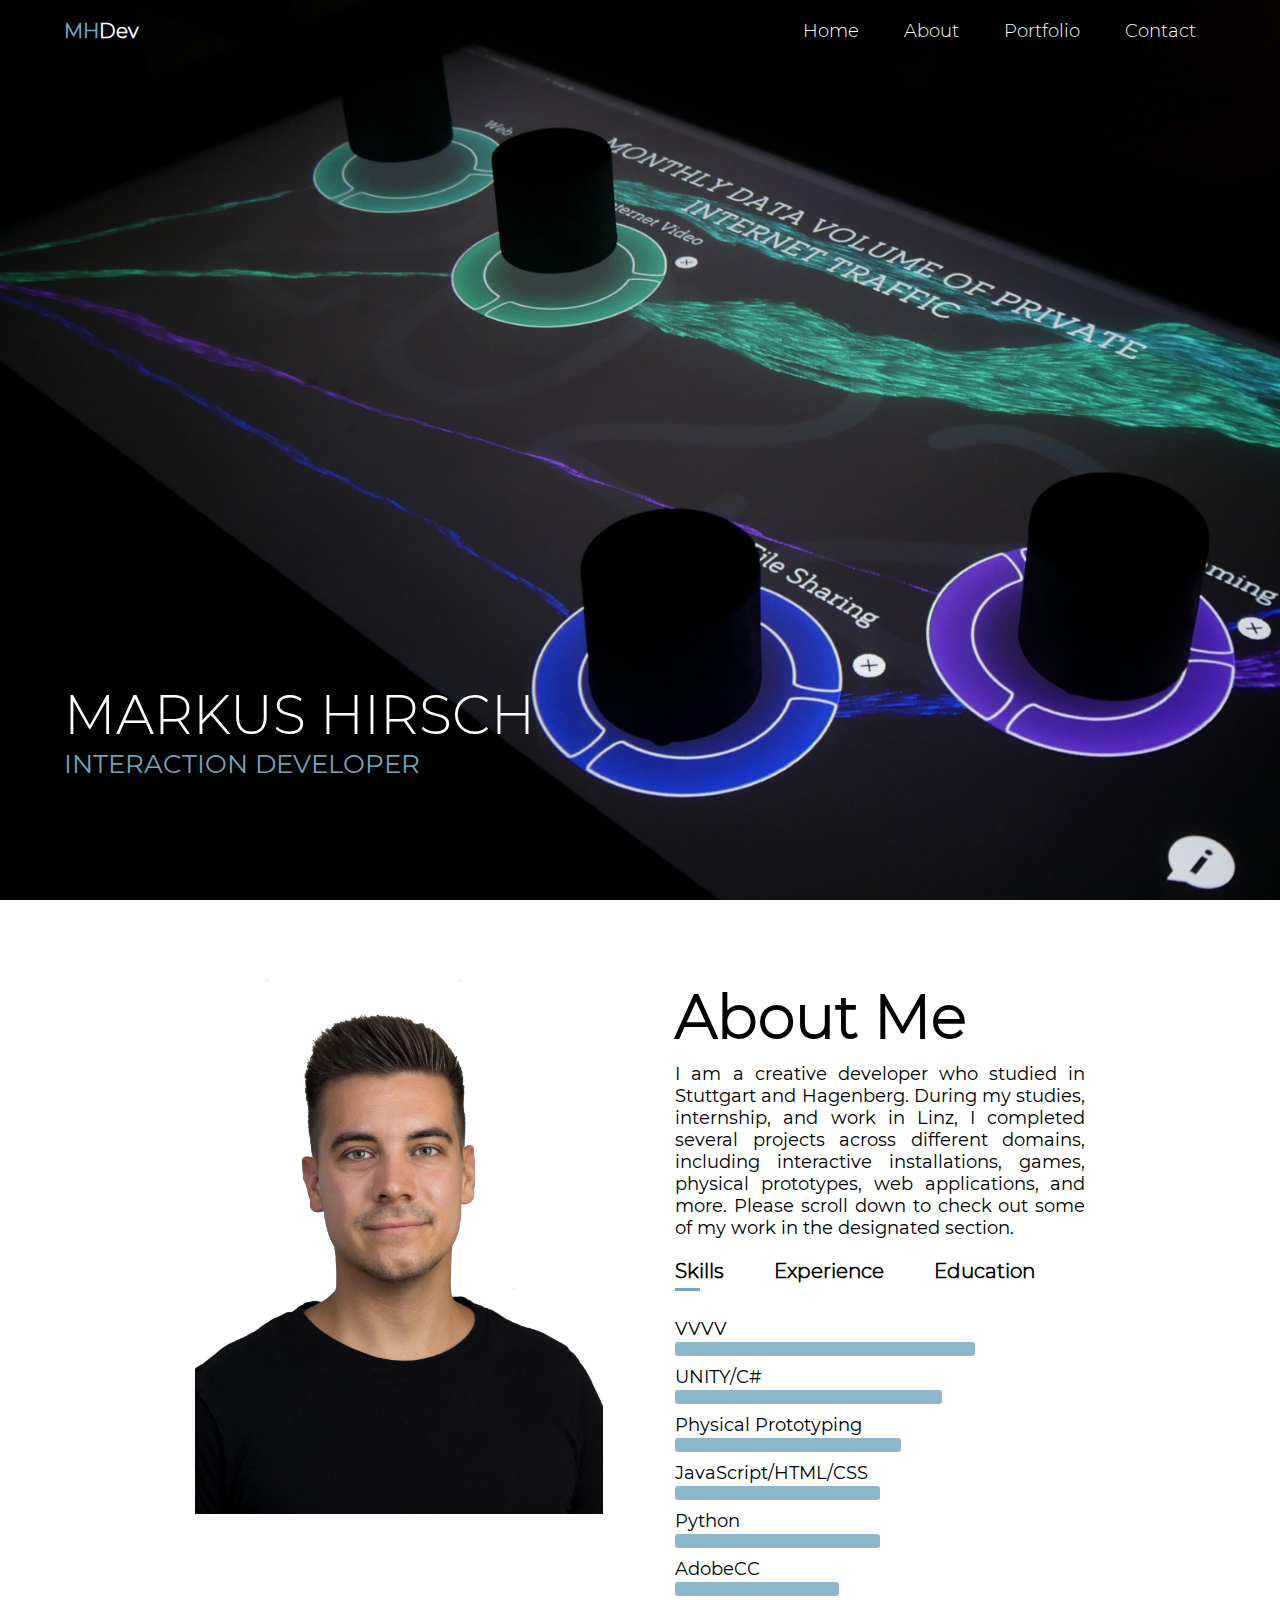
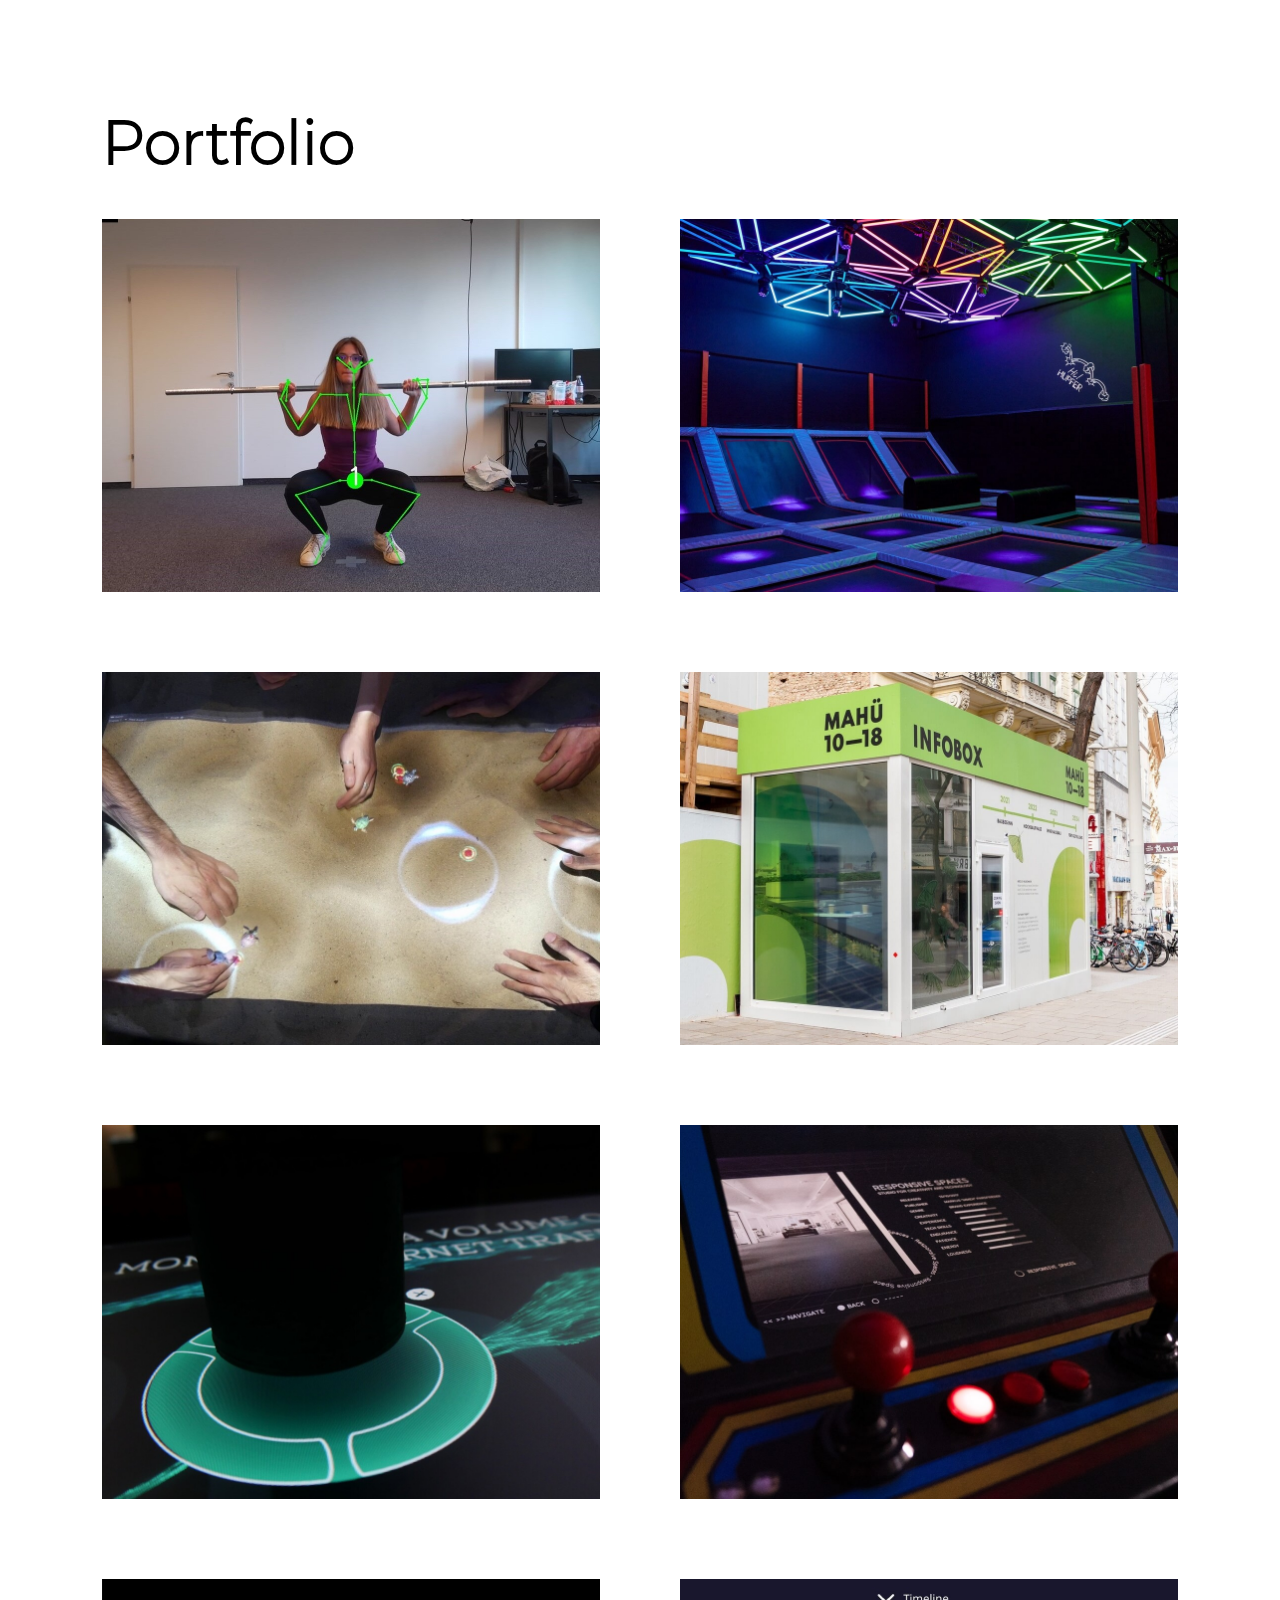
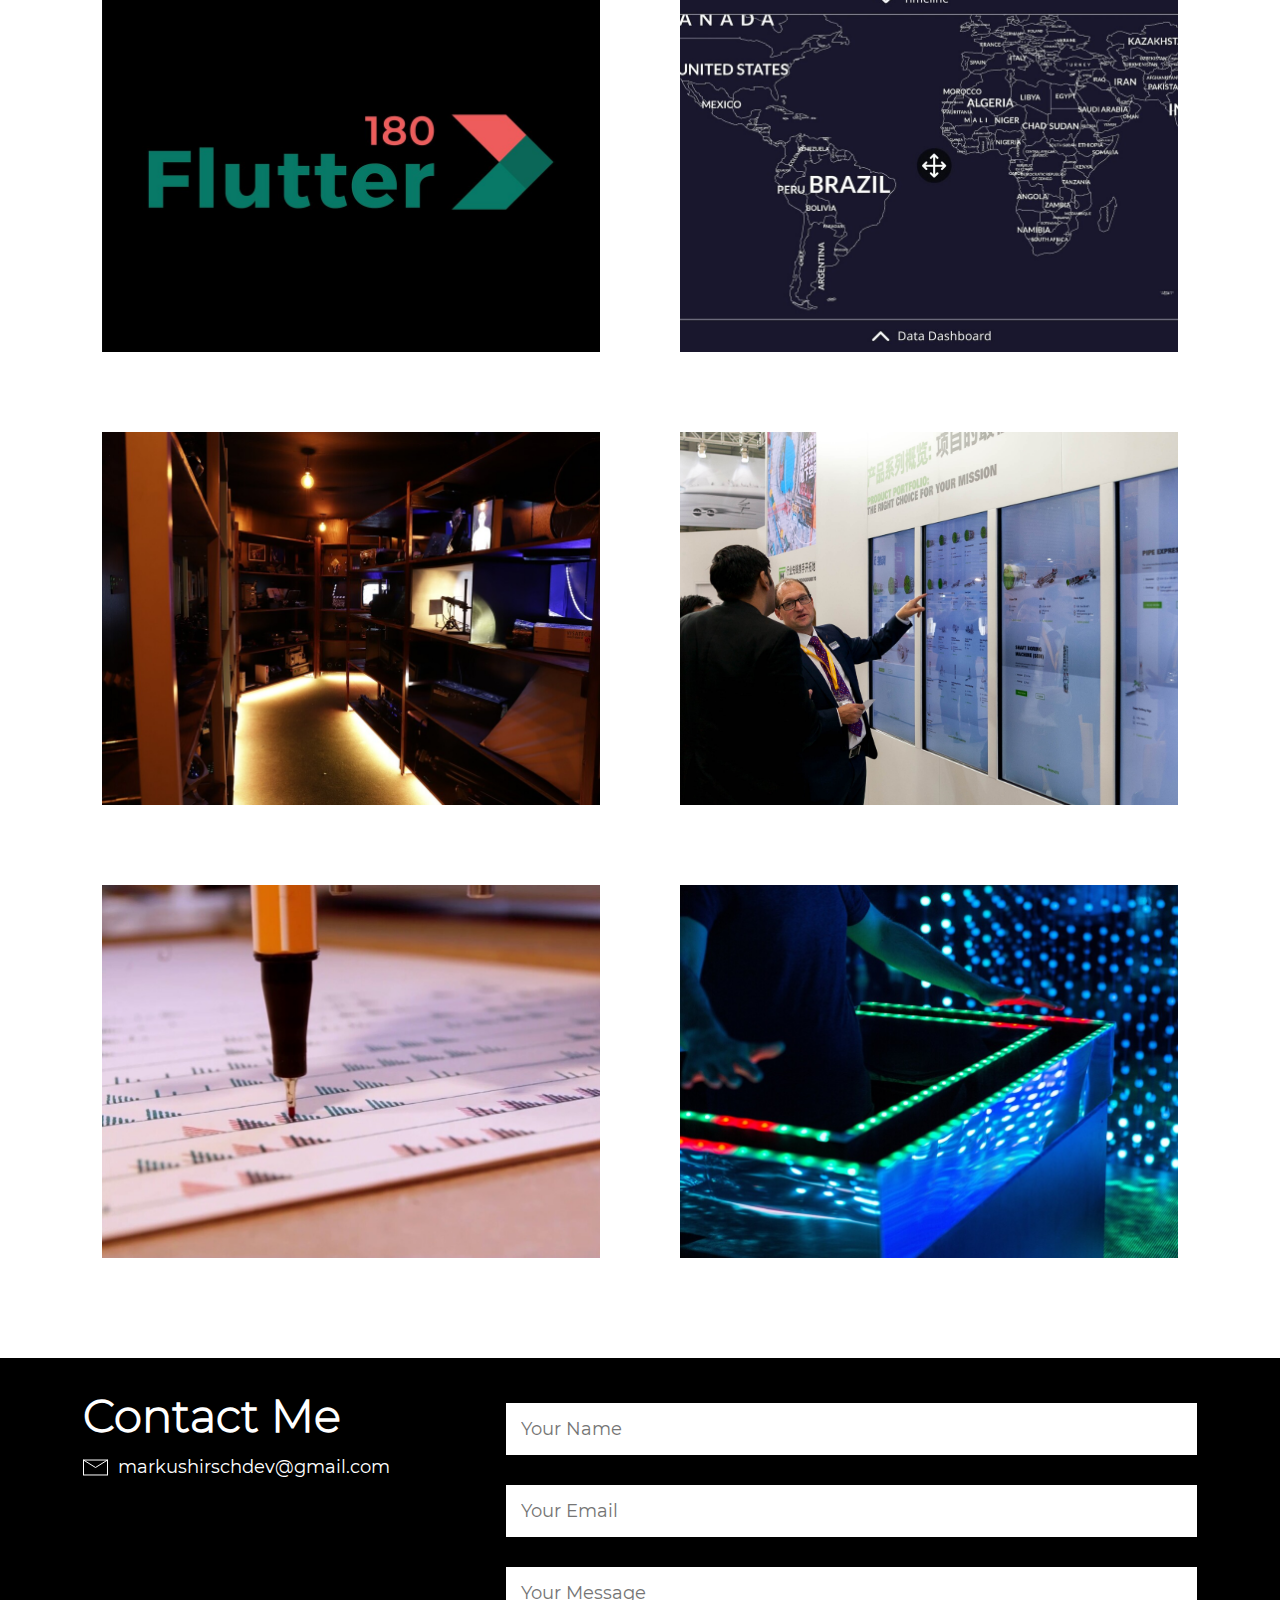
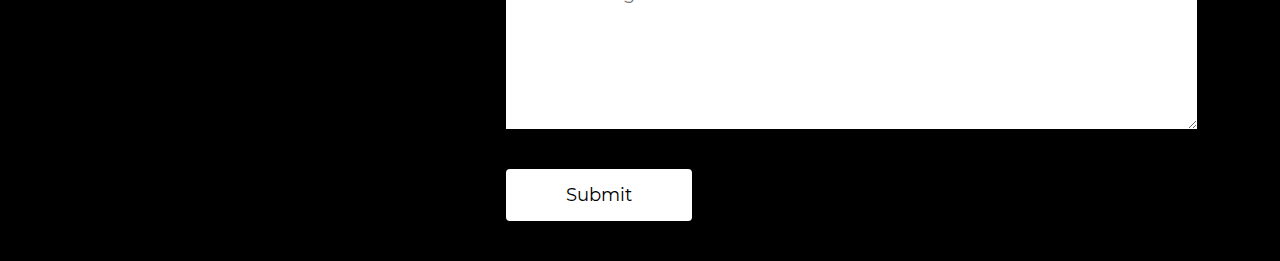
<file: index.html>
<!DOCTYPE html>
<html lang="en">
<head>
    <meta charset="UTF-8">
    <meta http-equiv="X-UA-Compatible" content="IE=edge">
    <meta name="viewport" content="width=device-width, initial-scale=1.0">
    <title>Markus Hirsch Portfolio</title>
    <link rel="stylesheet" href="style.css">
    <link rel="icon" href="svg/Logo.svg">
</head>
<body>
    <div class="header" id="main-header">
        <div class="container">
            <nav>
                <a class="logo" href="#header"><span>MH</span>Dev</a>
                <ul id = "sidemenu">
                    <li><a href="#header">Home</a></li>
                    <li><a href="#about">About</a></li>
                    <li><a href="#Portfolio">Portfolio</a></li>
                    <li><a href="#contact">Contact</a></li>
                    <img src="svg/close.svg" class="menu-icon" onclick="closemenu()" alt=""/>
                </ul>
                <img src="svg/menu.svg" class="menu-icon" onclick="openmenu()" alt="">
            </nav>
            <div class="header-text">
                <h1>MARKUS HIRSCH</h1>
                <p>INTERACTION DEVELOPER</p>
            </div>
        </div>
    </div>


<!---------about--> 
    <div id="about">
        <div class="aboutcontainer">
            <div class="row">
                <div class="about-col-1">
                    <img src="data/user.jpg" alt="">
                </div>
                <div class="about-col-2">
                    <h1 class="sub-title">About Me</h1>
                    <p>I am a creative developer who studied in Stuttgart and Hagenberg. 
                        During my studies, internship, and work in Linz, I completed 
                        several projects across different domains, including interactive 
                        installations, games, physical prototypes, web applications, 
                        and more. Please scroll down to check out some of my work 
                        in the designated section.
                    </p>

                    <div class="tab-titles">
                        <p class="tab-links active-link" onclick="opentab('skills')">Skills</p>
                        <p class="tab-links" onclick="opentab('experience')">Experience</p>
                        <p class="tab-links" onclick="opentab('education')">Education</p>
                    </div>

                    <div class="tab-contents active-tab" id="skills">
                        <ul>
                            <p>VVVV</p>
                            <div class="skillcontainer">
                              <div class="skills vvvv"></div>
                            </div>
                            
                            <p>UNITY/C#</p>
                            <div class="skillcontainer">
                              <div class="skills unity"></div>
                            </div>
                            
                            <p>Physical Prototyping</p>
                            <div class="skillcontainer">
                              <div class="skills arduino"></div>
                            </div>

                            <p>JavaScript/HTML/CSS</p>
                            <div class="skillcontainer">
                              <div class="skills python"></div>
                            </div>

                            <p>Python</p>
                            <div class="skillcontainer">
                              <div class="skills python"></div>
                            </div>

                            <p>AdobeCC</p>
                            <div class="skillcontainer">
                              <div class="skills adobe"></div>
                            </div>

                        </ul>
                    </div>

                    <div class="tab-contents" id="experience">
                        <ul>
                            <li><span class="date">08/2020-09/2022</span> <span class="break-headline"></span> <span class="headline">Interaction Developer at Responsive Spaces</span> <span class="break-text"></span> <span class="list-circle">&#9679;</span> Developing Interactive Applications <span class="break-points"></span> <span class="list-circle">&#9679;</span> Implementing Software Projects <span class="break-points"></span> <span class="list-circle">&#9679;</span> Physcial and Digital Prototyping</li>
                            <li><span class="date">09/2018-07/2019</span> <span class="break-headline"></span> <span class="headline">Intern and Working Student as Creative Technolgoist at 17k</span> <span class="break-text"></span> <span class="list-circle">&#9679;</span> Developing Interactive Applications <span class="break-points"></span> <span class="list-circle">&#9679;</span> Physical and Digital Prototyping </li>
                        </ul>
                    </div>

                    <div class="tab-contents" id="education">
                        <ul>
                            <li><span class="date">09/2020-09/2022</span><span class="break-headline"> <span class="headline">Master's Program Interactive Media <span class="break-headline-texts"></span> University of Applied Sciences Upper Austria</span> <span class="break-text"></span> <span class="list-circle">&#9679;</span> Master Exam passed with highest distinction <br> <span class="list-circle">&#9679;</span> Grade point average of 1.17</li>
                            <li><span class="date">09/2016-08/2020</span><span class="break-headline"> <span class="headline">Bachelor Program Audiovisual Media <span class="break-headline-texts"></span> Hochschule der Medien Stuttgart</span> <span class="break-text"></span> <span class="list-circle">&#9679;</span> Grade point average of 1.4</li>
                        </ul>
                    </div>
                </div>
            
            </div>
        </div>
    </div>
    
    <!--portfolio-->
    <div id ="Portfolio">
        <div class="portfoliocontainer">
            <h1 class="sub-title">Portfolio</h1>
            <div class="work-list">
                <a class="work" href="squatanalyzer.html">
                    <img src="projects/squatanalyzer/thumbnail.jpg" alt="">
                    <div class="layer">
                        <h2>Squat Analyzer</h2>
                        <p>Master Thesis</p>
                    </div>
                </a>
                <a class="work" href="tegernsee.html">
                    <img src="projects/tegernsee/thumbnail.jpg" alt="">
                    <div class="layer">
                        <h2>Tegernsee Phantastisch</h2>
                        <p>Interactive Installation</p>
                    </div>
                </a>
                <a class="work" href="turtlegame.html">
                    <img src="projects/turtlegame/thumbnail.jpg" alt="">
                    <div class="layer">
                        <h2>Turtle Game</h2>
                        <p>Physical Game</p>
                    </div>
                </a>
                <a class="work" href="mahü.html">
                    <img src="projects/mahü/thumbnail.jpg" alt="">
                    <div class="layer">
                        <h2>Mahü</h2>
                        <p>Interactive Installation</p>
                    </div>
                </a>
                <a class="work" href="particleinstallation.html">
                    <img src="projects/particleinstallation/thumbnail.jpg" alt="">
                    <div class="layer">
                        <h2>Particle Installation</h2>
                        <p>Interactive Installation</p>
                    </div>
                </a>
                <a class="work" href="awesomearcade.html">
                    <img src="projects/awesomearcade/thumbnail.jpg" alt="">
                    <div class="layer">
                        <h2>Awesome Arcade</h2>
                        <p>Physical Prototype</p>
                    </div>
                </a>
                <a class="work" href="flutter180.html">
                    <img src="projects/flutter180/thumbnail.jpg" alt="">
                    <div class="layer">
                        <h2>Flutter180</h2>
                        <p>Mobile App</p>
                    </div>
                </a>
                <a class="work" href="playviz.html">
                    <img src="projects/playviz/thumbnail.jpg" alt="">
                    <div class="layer">
                        <h2>Play Viz</h2>
                        <p>Scientific Prototyp</p>
                    </div>
                </a>
                <a class="work" href="appliedmagic.html">
                    <img src="projects/appliedmagic/thumbnail.jpg" alt="">
                    <div class="layer">
                        <h2>Applied Magic</h2>
                        <p>Interactive Installation</p>
                    </div>
                </a>
                <a class="work" href="mediawall.html">
                    <img src="projects/mediawall/thumbnail.jpg" alt="">
                    <div class="layer">
                        <h2>Media Wall</h2>
                        <p>Interactive Installation</p>
                    </div>
                </a>
                <a class="work" href="weihnachtspost.html">
                    <img src="projects/weihnachtspost/thumbnail.jpg" alt="">
                    <div class="layer">
                        <h2>Christmas Post</h2>
                        <p>Generative Art</p>
                    </div>
                </a>
                <a class="work" href="synesthesia.html">
                    <img src="projects/synesthesia/thumbnail.jpg" alt="">
                    <div class="layer">
                        <h2>Synesthesia</h2>
                        <p>Interactive Installation</p>
                    </div>
                </a>
            </div>
        </div>
    </div>
    <!----------contact-------------->
    <div id="contact">
        <div class="contactcontainer">
            <div class="row">
                <div class="contact-left">
                    <h1 class="sub-title">Contact Me</h1>
                    <div class="email">
                        <div class="email-icon-container">
                            <img src="svg/email.svg" class="email-icon" alt="">
                        </div>
                        <p id="emailtext">markushirschdev@gmail.com</p>
                    </div> 
                </div>
                <div class="contact-right">
                    <form name="submit-to-google-sheet">
                        <input type="text" name="Name" placeholder="Your Name" required>
                        <input type="email" name="Email" placeholder="Your Email" required>
                        <textarea name="Message" rows="6" placeholder="Your Message"></textarea>
                        <button type ="submit" class="btn">Submit</button>
                    </form>
                </div>
            </div>
        </div>
    </div>

    <script src="changetabs.js"></script>
    <script src="contact-form-api"></script>


</body>

</html>
</file>
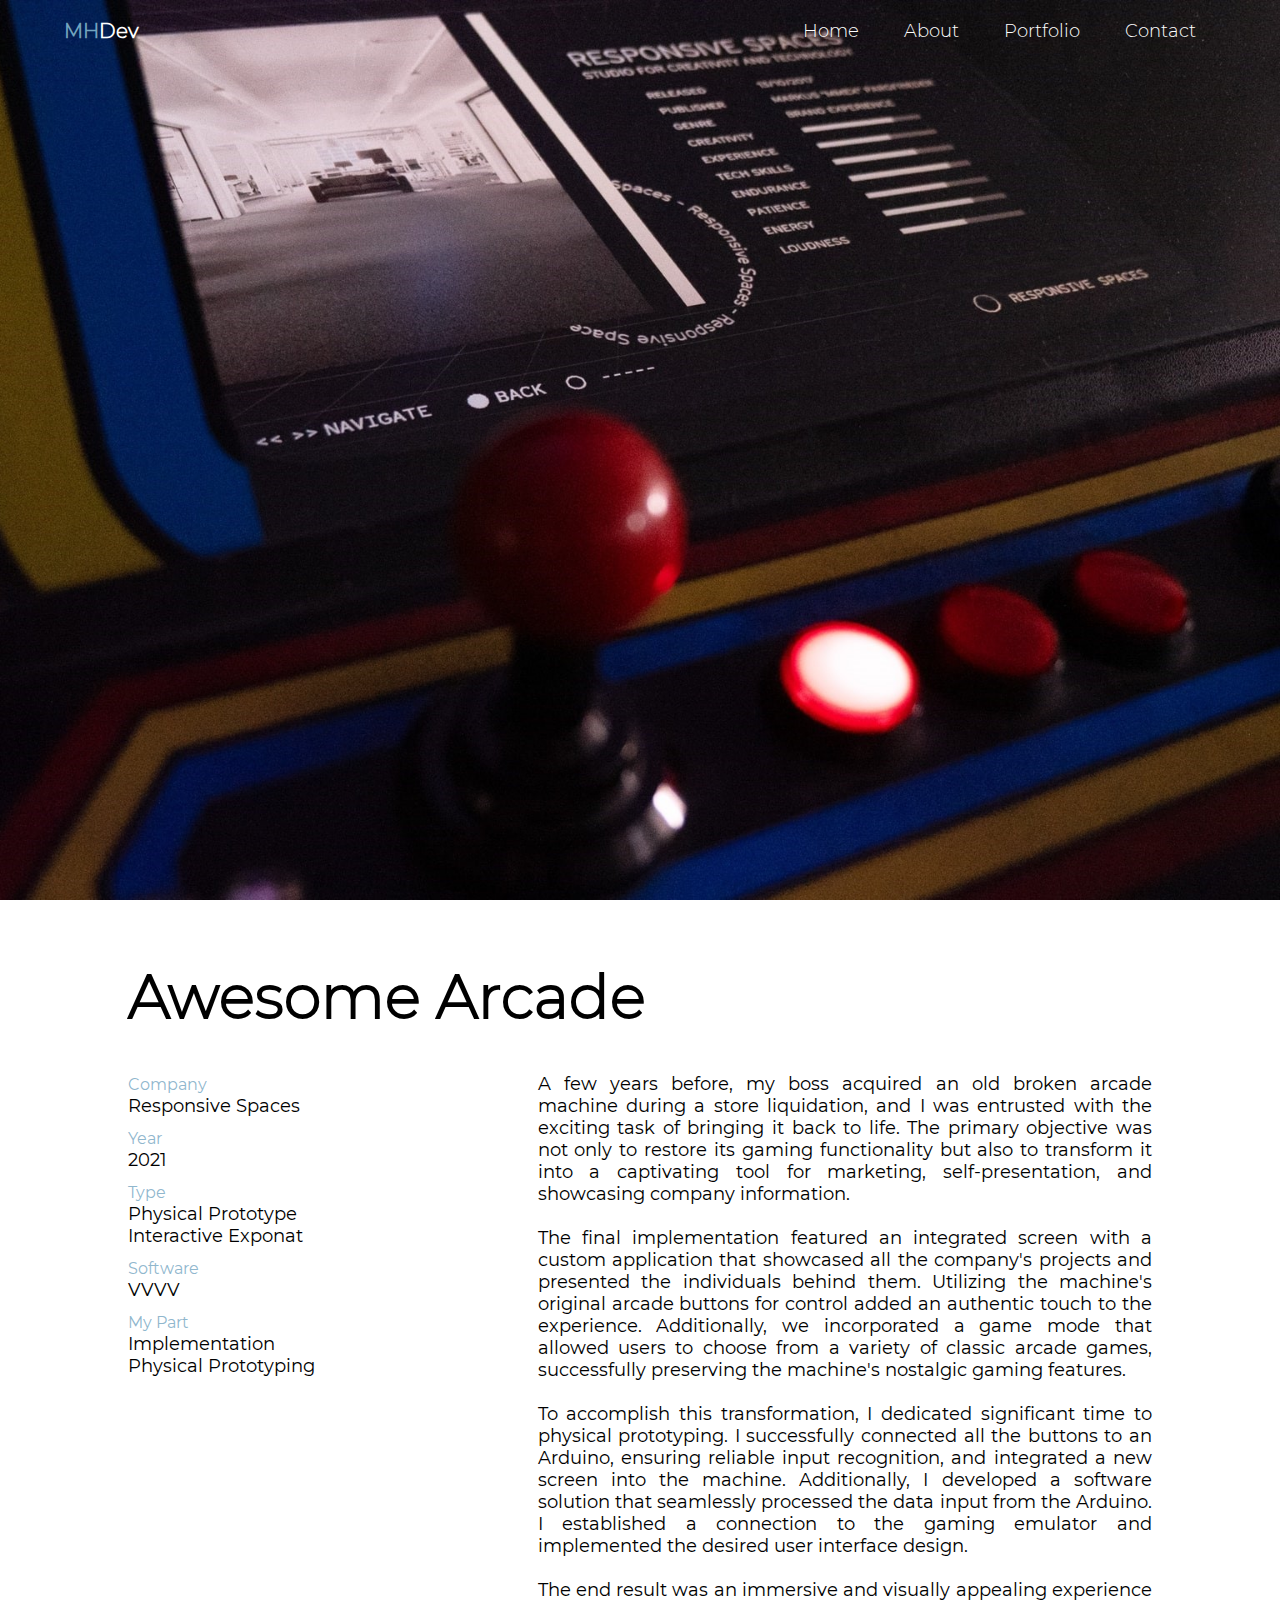
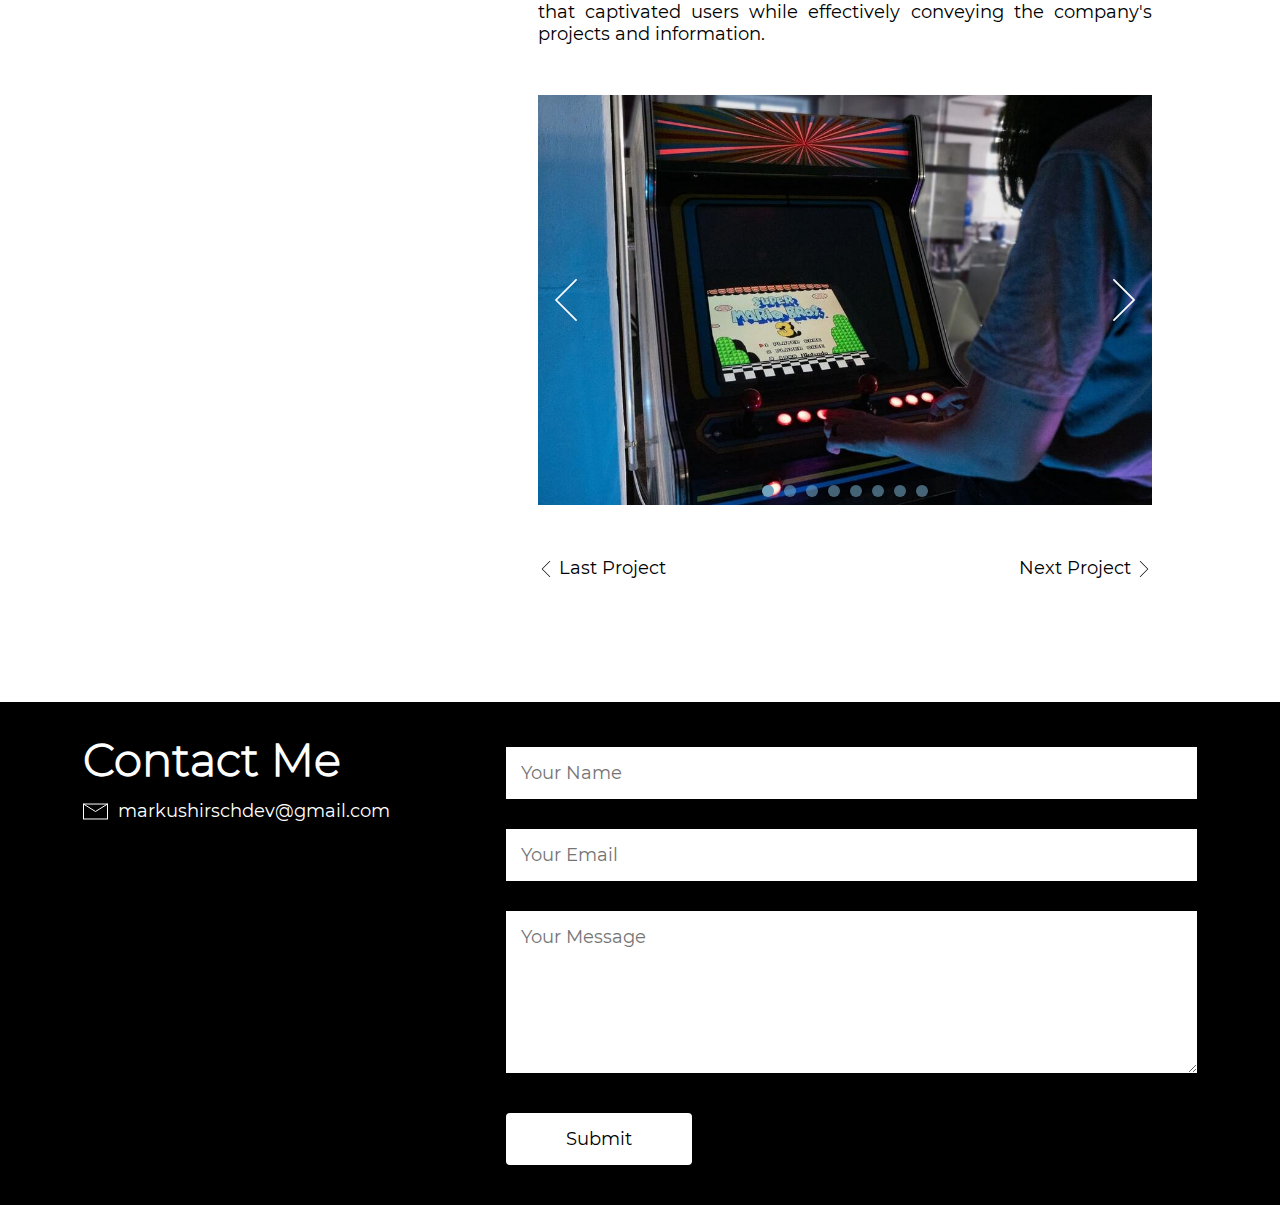
<file: awesomearcade.html>
<!DOCTYPE html>
<html lang="en">
<head>
    <meta charset="UTF-8">
    <meta http-equiv="X-UA-Compatible" content="IE=edge">
    <meta name="viewport" content="width=device-width, initial-scale=1.0">
    <title>Awesome Arcade</title>
    <link rel="stylesheet" href="style.css">
    <link rel="stylesheet" href="projectstyle.css">
    <link rel="icon" href="svg/Logo.svg">
</head>
<body>
    <div class="header" style="background-image: url(projects/awesomearcade/vorschau.jpg);">
        <div class="container">
            <nav>
                <a class="logo" href="index.html#header"><span>MH</span>Dev</a>
                <ul id = "sidemenu">
                    <li><a href="index.html#header">Home</a></li>
                    <li><a href="index.html#about">About</a></li>
                    <li><a href="index.html#Portfolio">Portfolio</a></li>
                    <li><a href="index.html#contact">Contact</a></li>
                    <img src="svg/close.svg" class="menu-icon" onclick="closemenu()" alt=""/>
                </ul>
                <img src="svg/menu.svg" class="menu-icon" onclick="openmenu()" alt="">
            </nav>
        </div>
    </div>
    <div id = "project">
        <div class="project-container">
            <h1 class="sub-title">Awesome Arcade</h1>
            <div class="project-content">
                <div class="project-row1">
                    <ul>
                        <li><span>Company</span><br>Responsive Spaces</li>
                        <li><span>Year</span><br>2021</li>
                        <li><span>Type</span><br/>Physical Prototype<br>Interactive Exponat<br></li>
                        <li><span>Software</span><br>VVVV</li>
                        <li><span>My Part</span><br>Implementation<br>Physical Prototyping</li>
                    </ul>
                </div>
                <div class="project-row2">
                    <div class="project-row2-container">
                        </div>
                        <p>A few years before, my boss acquired an old broken arcade machine during a store 
                            liquidation, and I was entrusted with the exciting task of bringing 
                            it back to life. The primary objective was not only to restore its 
                            gaming functionality but also to transform it into a 
                            captivating tool for marketing, self-presentation, 
                            and showcasing company information.
                            <br><br>
                            The final implementation featured an integrated screen with a custom 
                            application that showcased all the company's projects and 
                            presented the individuals behind them. Utilizing the machine's original 
                            arcade buttons for control added an authentic touch to the experience. 
                            Additionally, we incorporated a game mode that allowed users to choose 
                            from a variety of classic arcade games, successfully preserving the 
                            machine's nostalgic gaming features.
                            <br><br>
                            To accomplish this transformation, I dedicated significant time to physical 
                            prototyping. I successfully connected all the buttons to an Arduino, 
                            ensuring reliable input recognition, and integrated a new screen into the machine. 
                            Additionally, I developed a software solution that seamlessly processed the 
                            data input from the Arduino. I established a connection to the gaming emulator 
                            and implemented the desired user interface design.
                            <br><br>
                            The end result was an immersive and visually appealing experience that 
                            captivated users while effectively conveying the company's projects and information.
                            </p>
                        <div class="project-slideshow">
                            <img class="slide fade" src="projects/awesomearcade/1.jpg" alt="" style="width: 100%;">
                            <img class="slide fade" src="projects/awesomearcade/2.jpg" alt="" style="width: 100%;">
                            <img class="slide fade" src="projects/awesomearcade/3.jpg" alt="" style="width: 100%;">
                            <img class="slide fade" src="projects/awesomearcade/4.jpg" alt="" style="width: 100%;">
                            <img class="slide fade" src="projects/awesomearcade/5.jpg" alt="" style="width: 100%;">
                            <img class="slide fade" src="projects/awesomearcade/6.jpg" alt="" style="width: 100%;">
                            <img class="slide fade" src="projects/awesomearcade/7.jpg" alt="" style="width: 100%;">
                            <img class="slide fade" src="projects/awesomearcade/8.jpg" alt="" style="width: 100%;">
                            <img src="svg/chevron-left.svg"  onclick="plusSlides(-1)" class="slide-button left" alt="">
                            <img src="svg/chevron-right.svg" onclick="plusSlides(1)" class="slide-button right" alt="">
                            <div class="dot-container">
                                <span class="dot" onclick="showspecificSlide(1)"></span> 
                                <span class="dot" onclick="showspecificSlide(2)"></span> 
                                <span class="dot" onclick="showspecificSlide(3)"></span>
                                <span class="dot" onclick="showspecificSlide(4)"></span>
                                <span class="dot" onclick="showspecificSlide(5)"></span>
                                <span class="dot" onclick="showspecificSlide(6)"></span>
                                <span class="dot" onclick="showspecificSlide(7)"></span>
                                <span class="dot" onclick="showspecificSlide(8)"></span>
                            </div>  
                        </div>
                        <div class="change-project-wrapper">
                            <a class="change-project" href="particleinstallation.html">
                                <div class="change-project-container last">
                                    <img src="svg/chevron-left.svg" class="change-project-button" alt="">
                                </div>
                                <p>Last Project</p>
                            </a> 
                            <a class="change-project" href="flutter180.html">
                                <p>Next Project</p>
                                <div class="change-project-container next">
                                    <img src="svg/chevron-right.svg" class="change-project-button" alt="">
                                </div>
                            </a> 
                        </div>
                    </div>
                </div>
            </div>
        </div>

        <!----------contact-------------->
        <div id="contact">
            <div class="contactcontainer">
                <div class="row">
                    <div class="contact-left">
                        <h1 class="sub-title">Contact Me</h1>
                        <div class="email">
                            <div class="email-icon-container">
                                <img src="svg/email.svg" class="email-icon" alt="">
                            </div>
                            <p id="emailtext">markushirschdev@gmail.com</p>
                        </div> 
                    </div>
                    <div class="contact-right">
                        <form name="submit-to-google-sheet">
                            <input type="text" name="Name" placeholder="Your Name" required>
                            <input type="email" name="Email" placeholder="Your Email" required>
                            <textarea name="Message" rows="6" placeholder="Your Message"></textarea>
                            <button type ="submit" class="btn">Submit</button>
                        </form>
                    </div>
                </div>
            </div>
        </div>
    
    </div>

    <script src="slideshow.js"></script>
    <script src="changetabs.js"></script>
    <script src="contact-form-api"></script>

</body>
</html>
</file>
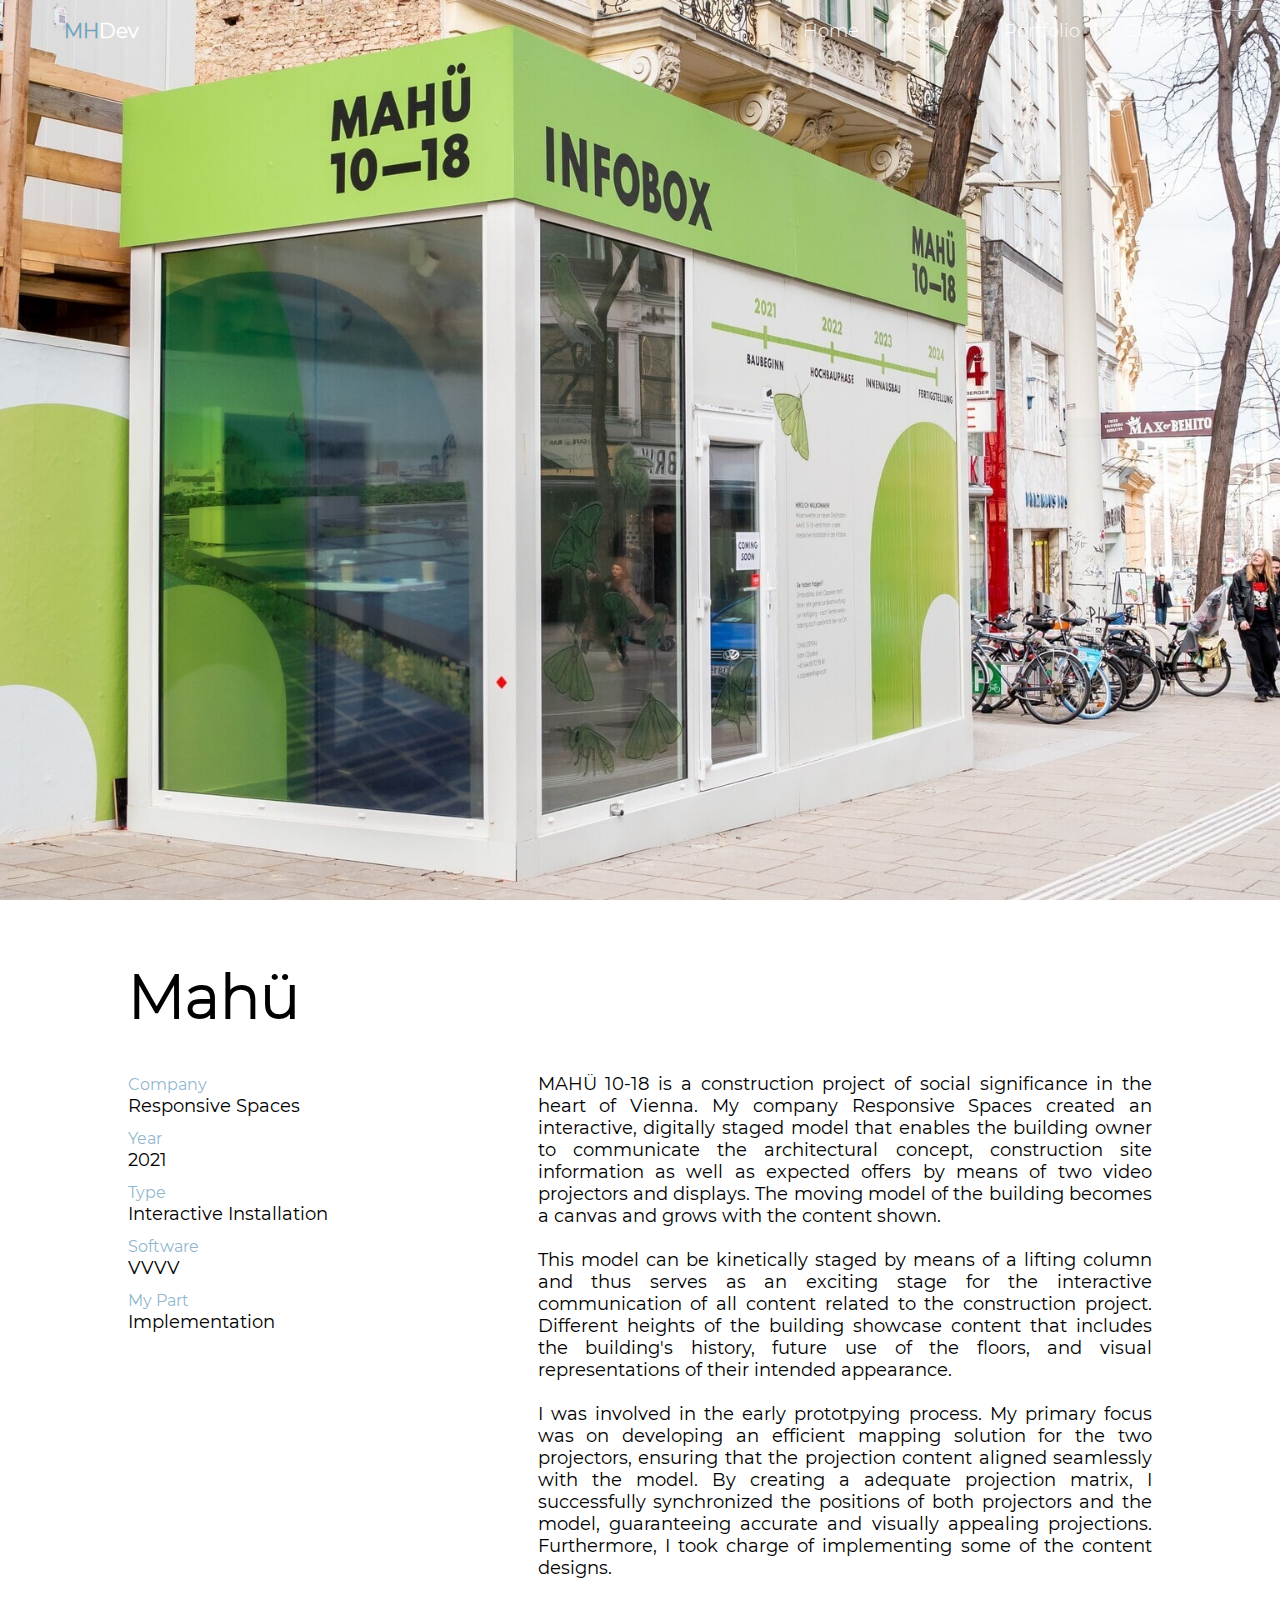
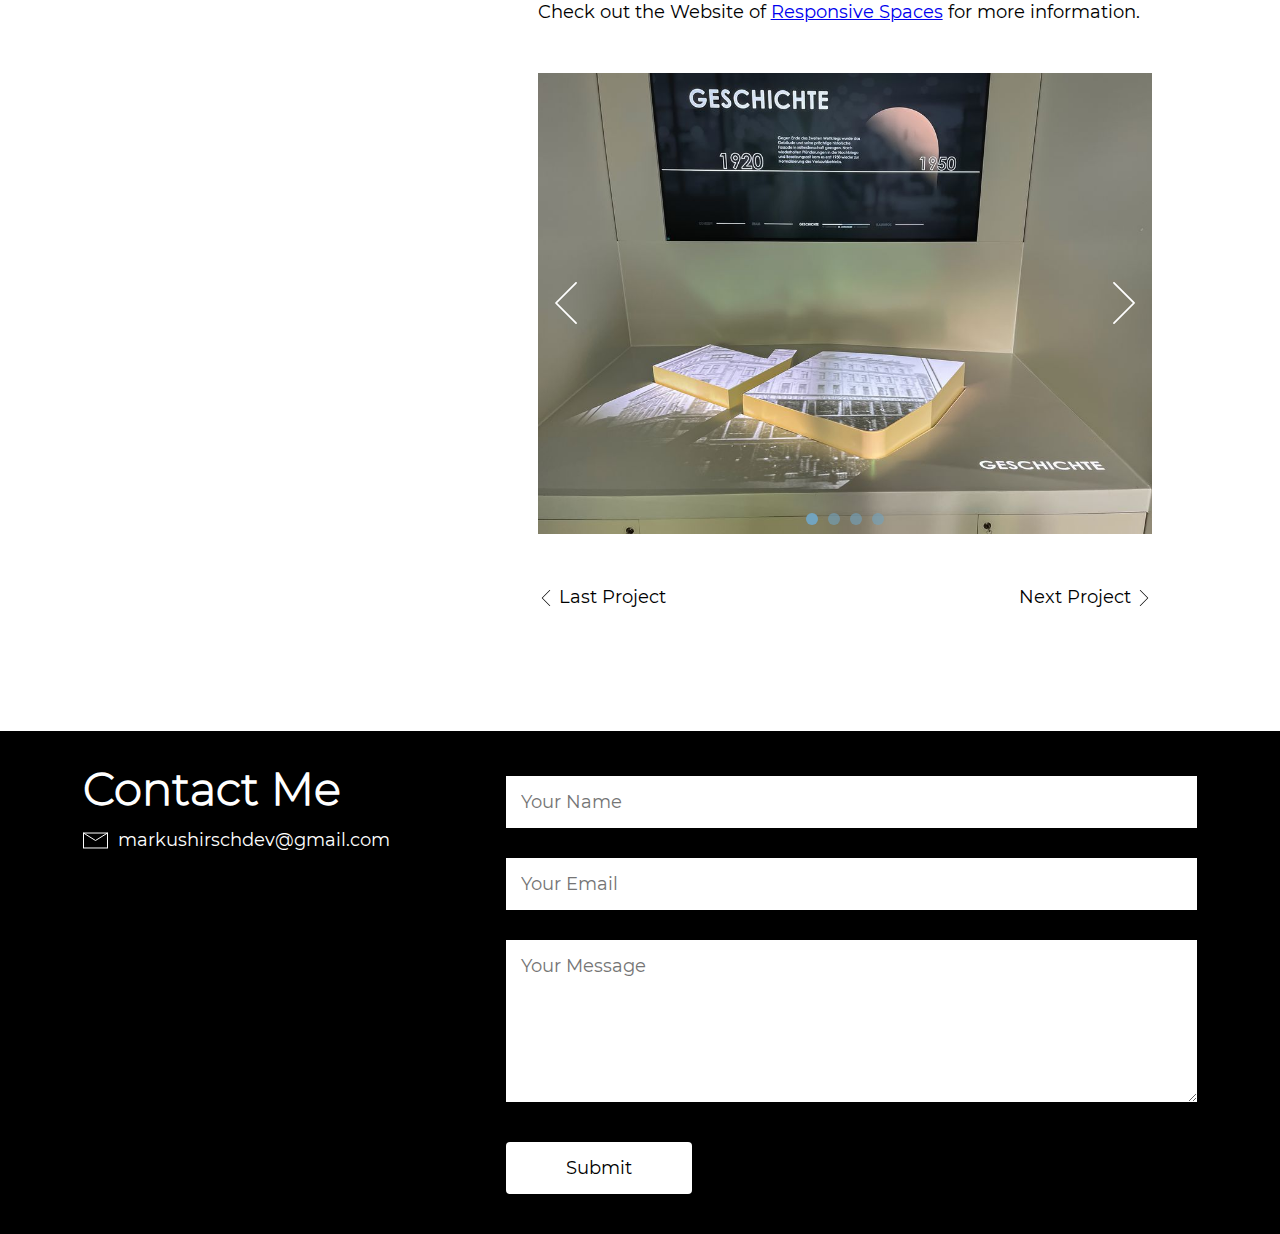
<file: mahü.html>
<!DOCTYPE html>
<html lang="en">
<head>
    <meta charset="UTF-8">
    <meta http-equiv="X-UA-Compatible" content="IE=edge">
    <meta name="viewport" content="width=device-width, initial-scale=1.0">
    <title>Mahü</title>
    <link rel="stylesheet" href="style.css">
    <link rel="stylesheet" href="projectstyle.css">
    <link rel="icon" href="svg/Logo.svg">
</head>
<body>
    <div class="header" style="background-image: url(projects/mahü/vorschau.jpg);">
        <div class="container">
            <nav>
                <a class="logo" href="index.html#header"><span>MH</span>Dev</a>
                <ul id = "sidemenu">
                    <li><a href="index.html#header">Home</a></li>
                    <li><a href="index.html#about">About</a></li>
                    <li><a href="index.html#Portfolio">Portfolio</a></li>
                    <li><a href="index.html#contact">Contact</a></li>
                    <img src="svg/close.svg" class="menu-icon" onclick="closemenu()" alt=""/>
                </ul>
                <img src="svg/menu.svg" class="menu-icon" onclick="openmenu()" alt="">
            </nav>
        </div>
    </div>
    <div id = "project">
        <div class="project-container">
            <h1 class="sub-title">Mahü</h1>
            <div class="project-content">
                <div class="project-row1">
                    <ul>
                        <li><span>Company</span><br>Responsive Spaces</li>
                        <li><span>Year</span><br>2021</li>
                        <li><span>Type</span><br>Interactive Installation<br></li>
                        <li><span>Software</span><br>VVVV</li>
                        <li><span>My Part</span><br>Implementation</li>
                    </ul>
                </div>
                <div class="project-row2">
                    <div class="project-row2-container">
                        </div>
                        <p> MAHÜ 10-18 is a construction project of social significance in the heart of Vienna. 
                            My company Responsive Spaces created an interactive, digitally staged model that 
                            enables the building owner to communicate the architectural concept, construction 
                            site information as well as expected offers by means of two video projectors and displays. 
                            The moving model of the building becomes a canvas and grows with the content shown.
                            <br><br>                
                            This model can be kinetically staged by means of a lifting column and thus serves as an 
                            exciting stage for the interactive communication of all content related to the 
                            construction project. Different heights of the building showcase content that includes the 
                            building's history, future use of the floors, and visual representations of their intended 
                            appearance. 
                            <br><br>
                            I was involved in the early prototpying process. My primary focus was on developing an 
                            efficient mapping solution for the two projectors, ensuring that the projection content 
                            aligned seamlessly with the model. By creating a adequate projection matrix, 
                            I successfully synchronized the positions of both projectors and the model, guaranteeing 
                            accurate and visually appealing projections. Furthermore, I took charge of implementing 
                            some of the content designs.
                            <br><br>
                            Check out the Website of <a href="https://www.re-spaces.com/showroom/mahi-1018-interactive-container">Responsive Spaces</a> for more information.
                            </p>
                        <div class="project-slideshow">
                            <img class="slide fade" src="projects/mahü/1.jpg" alt="" style="width: 100%;">
                            <img class="slide fade" src="projects/mahü/2.jpg" alt="" style="width: 100%;">
                            <img class="slide fade" src="projects/mahü/3.jpg" alt="" style="width: 100%;">
                            <img class="slide fade" src="projects/mahü/4.jpg" alt="" style="width: 100%;">
                            <img src="svg/chevron-left.svg"  onclick="plusSlides(-1)" class="slide-button left" alt="">
                            <img src="svg/chevron-right.svg" onclick="plusSlides(1)" class="slide-button right" alt="">
                            <div class="dot-container">
                                <span class="dot" onclick="showspecificSlide(1)"></span> 
                                <span class="dot" onclick="showspecificSlide(2)"></span> 
                                <span class="dot" onclick="showspecificSlide(3)"></span>
                                <span class="dot" onclick="showspecificSlide(4)"></span>
                            </div>  
                        </div>
                        <div class="change-project-wrapper">
                            <a class="change-project" href="turtlegame.html">
                                <div class="change-project-container last">
                                    <img src="svg/chevron-left.svg" class="change-project-button" alt="">
                                </div>
                                <p>Last Project</p>
                            </a> 
                            <a class="change-project" href="particleinstallation.html">
                                <p>Next Project</p>
                                <div class="change-project-container next">
                                    <img src="svg/chevron-right.svg" class="change-project-button" alt="">
                                </div>
                            </a> 
                        </div>
                    </div>
                </div>
            </div>
        </div>

        <!----------contact-------------->
        <div id="contact">
            <div class="contactcontainer">
                <div class="row">
                    <div class="contact-left">
                        <h1 class="sub-title">Contact Me</h1>
                        <div class="email">
                            <div class="email-icon-container">
                                <img src="svg/email.svg" class="email-icon" alt="">
                            </div>
                            <p id="emailtext">markushirschdev@gmail.com</p>
                        </div> 
                    </div>
                    <div class="contact-right">
                        <form name="submit-to-google-sheet">
                            <input type="text" name="Name" placeholder="Your Name" required>
                            <input type="email" name="Email" placeholder="Your Email" required>
                            <textarea name="Message" rows="6" placeholder="Your Message"></textarea>
                            <button type ="submit" class="btn">Submit</button>
                        </form>
                    </div>
                </div>
            </div>
        </div>
    
    </div>

    <script src="slideshow.js"></script>
    <script src="changetabs.js"></script>
    <script src="contact-form-api"></script>

</body>
</html>
</file>
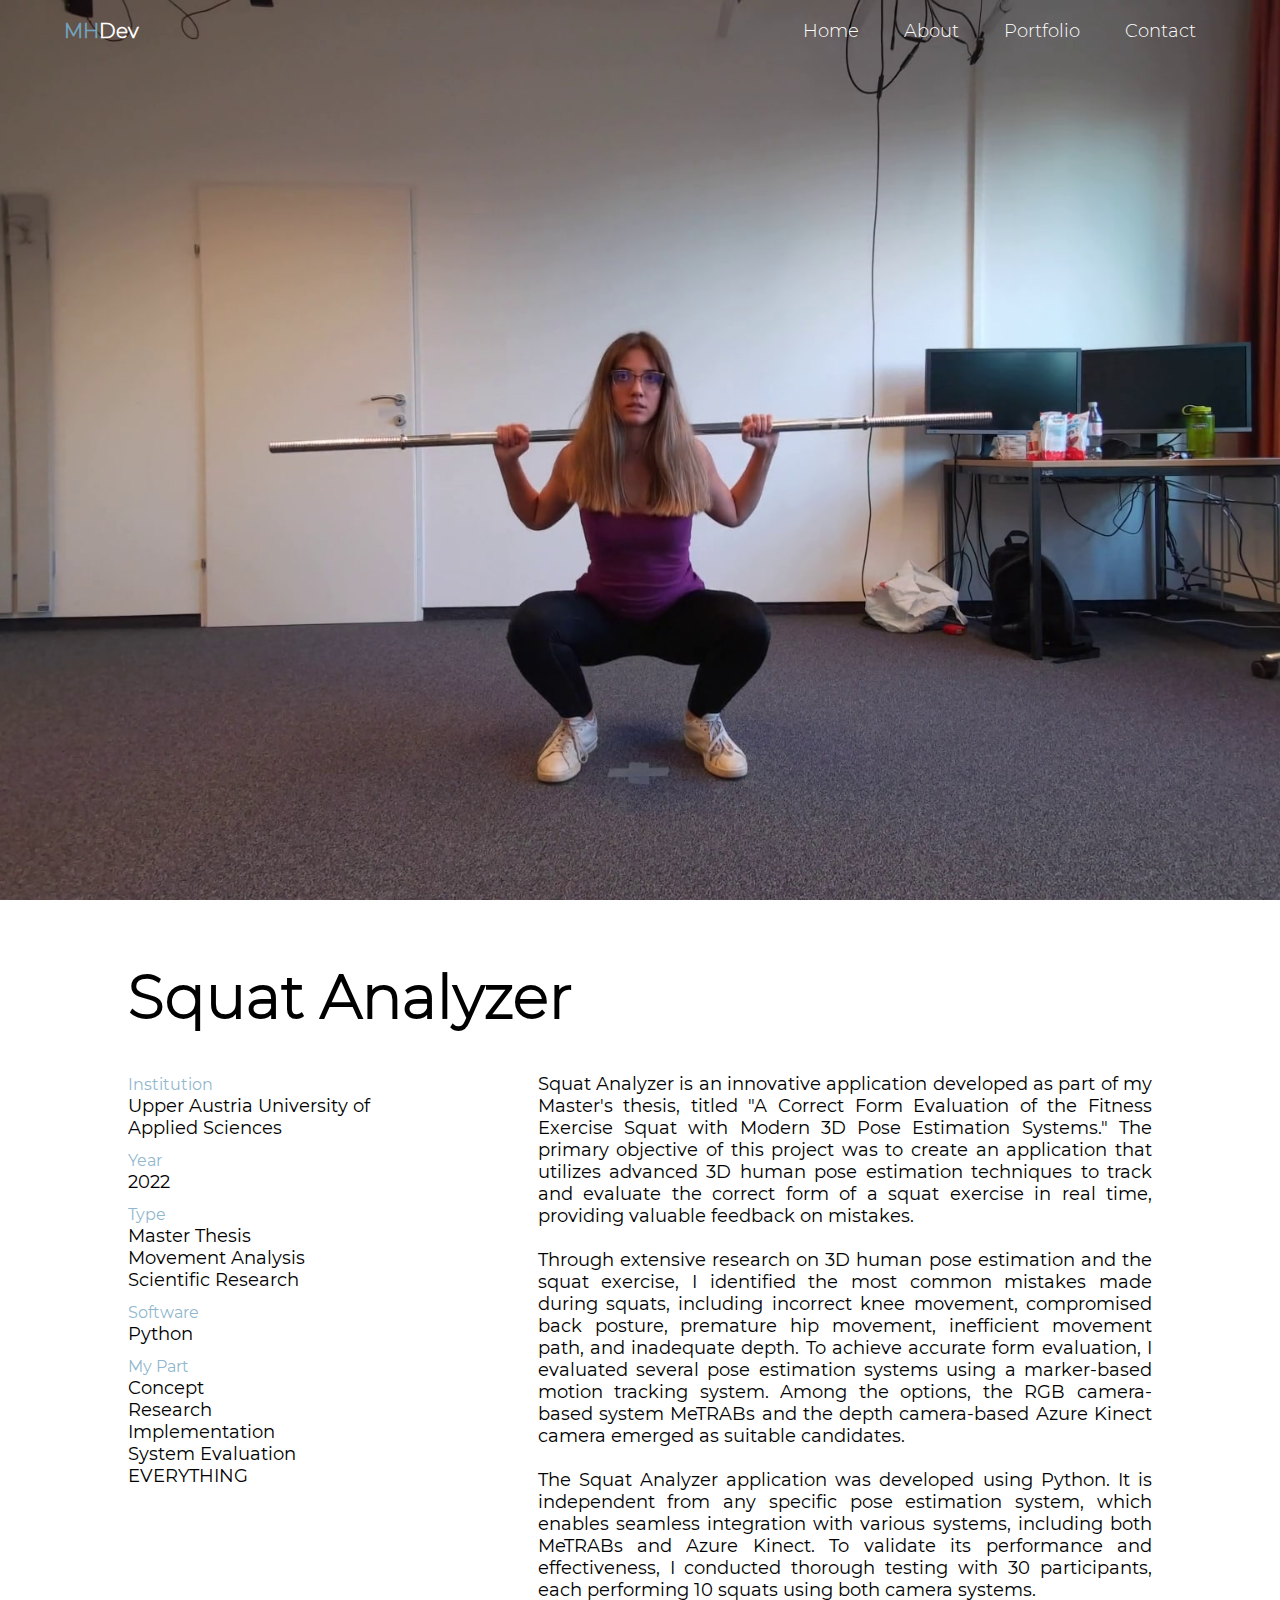
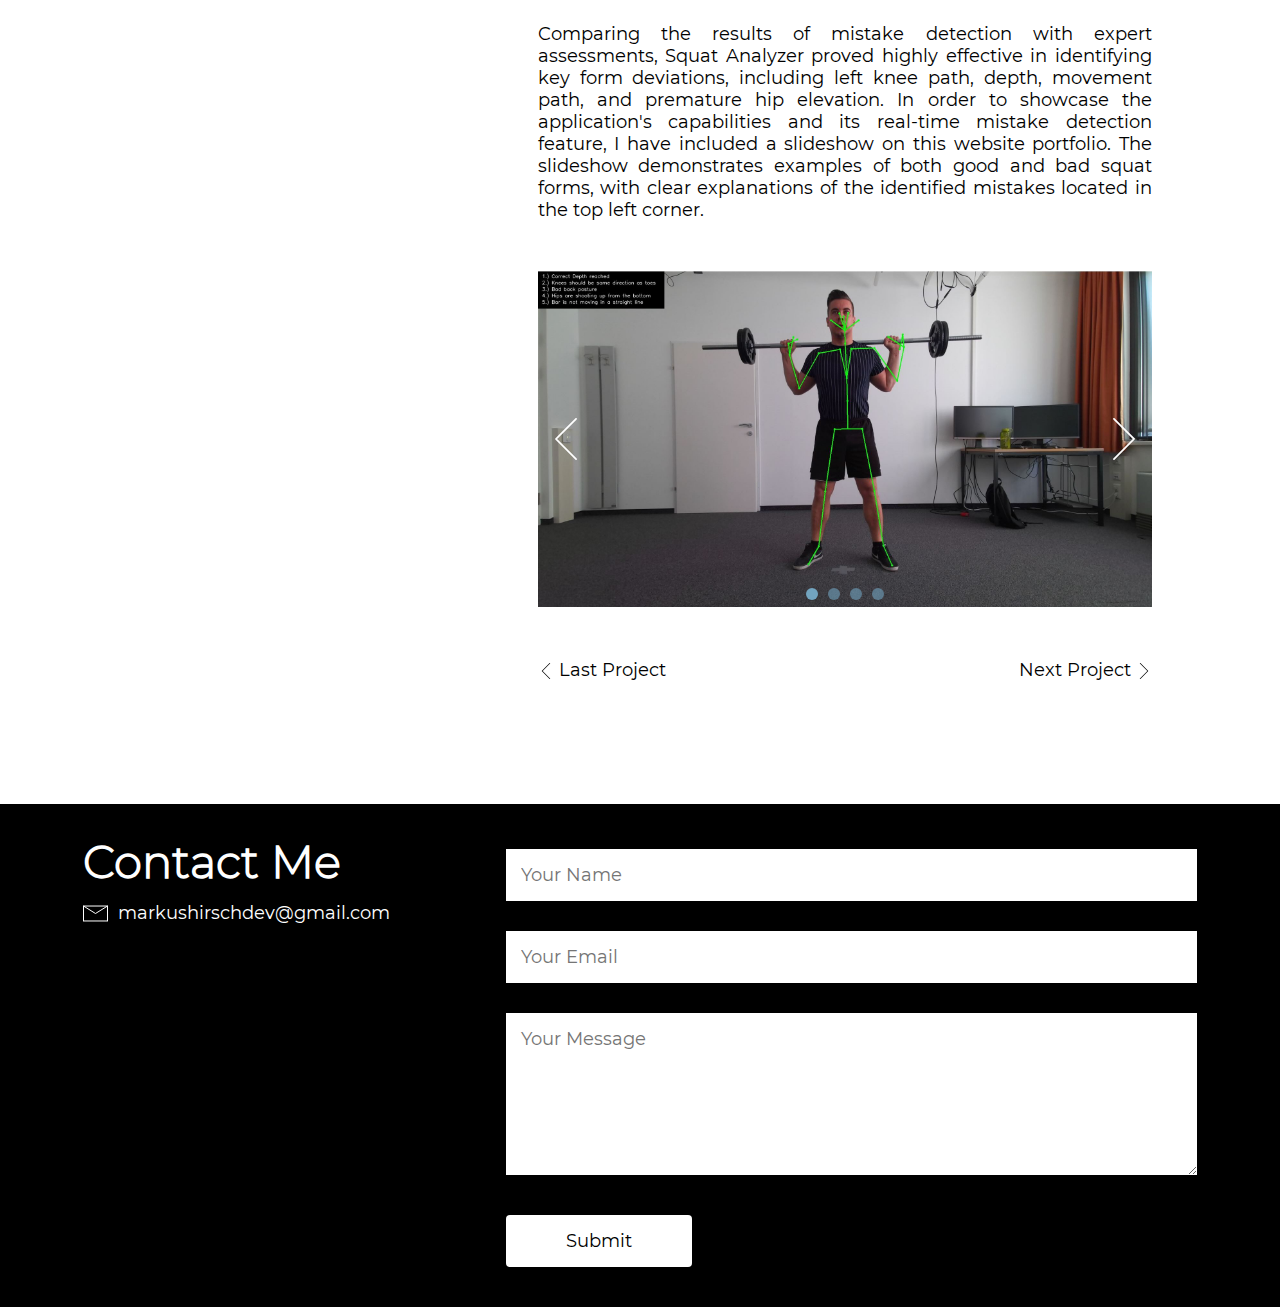
<file: squatanalyzer.html>
<!DOCTYPE html>
<html lang="en">
<head>
    <meta charset="UTF-8">
    <meta http-equiv="X-UA-Compatible" content="IE=edge">
    <meta name="viewport" content="width=device-width, initial-scale=1.0">
    <title>Squat Analyzer</title>
    <link rel="stylesheet" href="style.css">
    <link rel="stylesheet" href="projectstyle.css">
    <link rel="icon" href="svg/Logo.svg">
</head>
<body>
    <div class="header" style="background-image: url(projects/squatanalyzer/vorschau.jpg);">
        <div class="container">
            <nav>
                <a class="logo" href="index.html#header"><span>MH</span>Dev</a>
                <ul id = "sidemenu">
                    <li><a href="index.html#header">Home</a></li>
                    <li><a href="index.html#about">About</a></li>
                    <li><a href="index.html#Portfolio">Portfolio</a></li>
                    <li><a href="index.html#contact">Contact</a></li>
                    <img src="svg/close.svg" class="menu-icon" onclick="closemenu()" alt=""/>
                </ul>
                <img src="svg/menu.svg" class="menu-icon" onclick="openmenu()" alt="">
            </nav>
        </div>
    </div>
    <div id = "project">
        <div class="project-container">
            <h1 class="sub-title">Squat Analyzer</h1>
            <div class="project-content">
                <div class="project-row1">
                    <ul>
                        <li><span>Institution</span><br>Upper Austria University of Applied Sciences</li>
                        <li><span>Year</span><br>2022</li>
                        <li><span>Type</span><br>Master Thesis<br>Movement Analysis<br>Scientific Research</li>
                        <li><span>Software</span><br>Python</li>
                        <li><span>My Part</span><br>Concept<br>Research<br>Implementation<br>System Evaluation<br>EVERYTHING</li>
                    </ul>
                </div>
                <div class="project-row2">
                    <div class="project-row2-container">
                        </div>
                        <p> Squat Analyzer is an innovative application developed as part of my 
                            Master's thesis, titled "A Correct Form Evaluation of the Fitness 
                            Exercise Squat with Modern 3D Pose Estimation Systems." The primary 
                            objective of this project was to create an application that utilizes 
                            advanced 3D human pose estimation techniques to track and evaluate 
                            the correct form of a squat exercise in real time, providing valuable 
                            feedback on mistakes.
                            <br><br>
                            Through extensive research on 3D human pose estimation and the squat 
                            exercise, I identified the most common mistakes made during squats, 
                            including incorrect knee movement, compromised back posture, 
                            premature hip movement, inefficient movement path, and inadequate depth. 
                            To achieve accurate form evaluation, I evaluated several pose estimation 
                            systems using a marker-based motion tracking system. Among the options, 
                            the RGB camera-based system MeTRABs and the depth camera-based Azure 
                            Kinect camera emerged as suitable candidates.
                            <br><br>
                            The Squat Analyzer application was developed using Python. It is 
                            independent from any specific pose estimation system, which enables 
                            seamless integration with various systems, including both MeTRABs and 
                            Azure Kinect. To validate its performance and effectiveness, I conducted 
                            thorough testing with 30 participants, each performing 10 squats 
                            using both camera systems.
                            <br><br>
                            Comparing the results of mistake detection with expert assessments, 
                            Squat Analyzer proved highly effective in identifying key form 
                            deviations, including left knee path, depth, movement path, and 
                            premature hip elevation. In order to showcase the application's 
                            capabilities and its real-time mistake detection feature, 
                            I have included a slideshow on this website portfolio. 
                            The slideshow demonstrates examples of both good and bad 
                            squat forms, with clear explanations of the identified 
                            mistakes located in the top left corner.
                            
                            
                            </p>
                        <div class="project-slideshow">
                            <img class="slide fade" src="projects/squatanalyzer/1.jpg" alt="" style="width: 100%;">
                            <img class="slide fade" src="projects/squatanalyzer/2.jpg" alt="" style="width: 100%;">
                            <img class="slide fade" src="projects/squatanalyzer/3.jpg" alt="" style="width: 100%;">
                            <img class="slide fade" src="projects/squatanalyzer/4.jpg" alt="" style="width: 100%;">
                            <img src="svg/chevron-left.svg"  onclick="plusSlides(-1)" class="slide-button left" alt="">
                            <img src="svg/chevron-right.svg" onclick="plusSlides(1)" class="slide-button right" alt="">
                            <div class="dot-container">
                                <span class="dot" onclick="showspecificSlide(1)"></span> 
                                <span class="dot" onclick="showspecificSlide(2)"></span> 
                                <span class="dot" onclick="showspecificSlide(3)"></span>
                                <span class="dot" onclick="showspecificSlide(4)"></span>
                            </div>  
                        </div>
                        <div class="change-project-wrapper">
                            <a class="change-project" href="synesthesia.html">
                                <div class="change-project-container last">
                                    <img src="svg/chevron-left.svg" class="change-project-button" alt="">
                                </div>
                                <p>Last Project</p>
                            </a> 
                            <a class="change-project" href="tegernsee.html">
                                <p>Next Project</p>
                                <div class="change-project-container next">
                                    <img src="svg/chevron-right.svg" class="change-project-button" alt="">
                                </div>
                            </a> 
                        </div>
                    </div>
                </div>
            </div>
        </div>

        <!----------contact-------------->
        <div id="contact">
            <div class="contactcontainer">
                <div class="row">
                    <div class="contact-left">
                        <h1 class="sub-title">Contact Me</h1>
                        <div class="email">
                            <div class="email-icon-container">
                                <img src="svg/email.svg" class="email-icon" alt="">
                            </div>
                            <p id="emailtext">markushirschdev@gmail.com</p>
                        </div> 
                    </div>
                    <div class="contact-right">
                        <form name="submit-to-google-sheet">
                            <input type="text" name="Name" placeholder="Your Name" required>
                            <input type="email" name="Email" placeholder="Your Email" required>
                            <textarea name="Message" rows="6" placeholder="Your Message"></textarea>
                            <button type ="submit" class="btn">Submit</button>
                        </form>
                    </div>
                </div>
            </div>
        </div>
    
    </div>

    <script src="slideshow.js"></script>
    <script src="changetabs.js"></script>
    <script src="contact-form-api"></script>

</body>
</html>
</file>
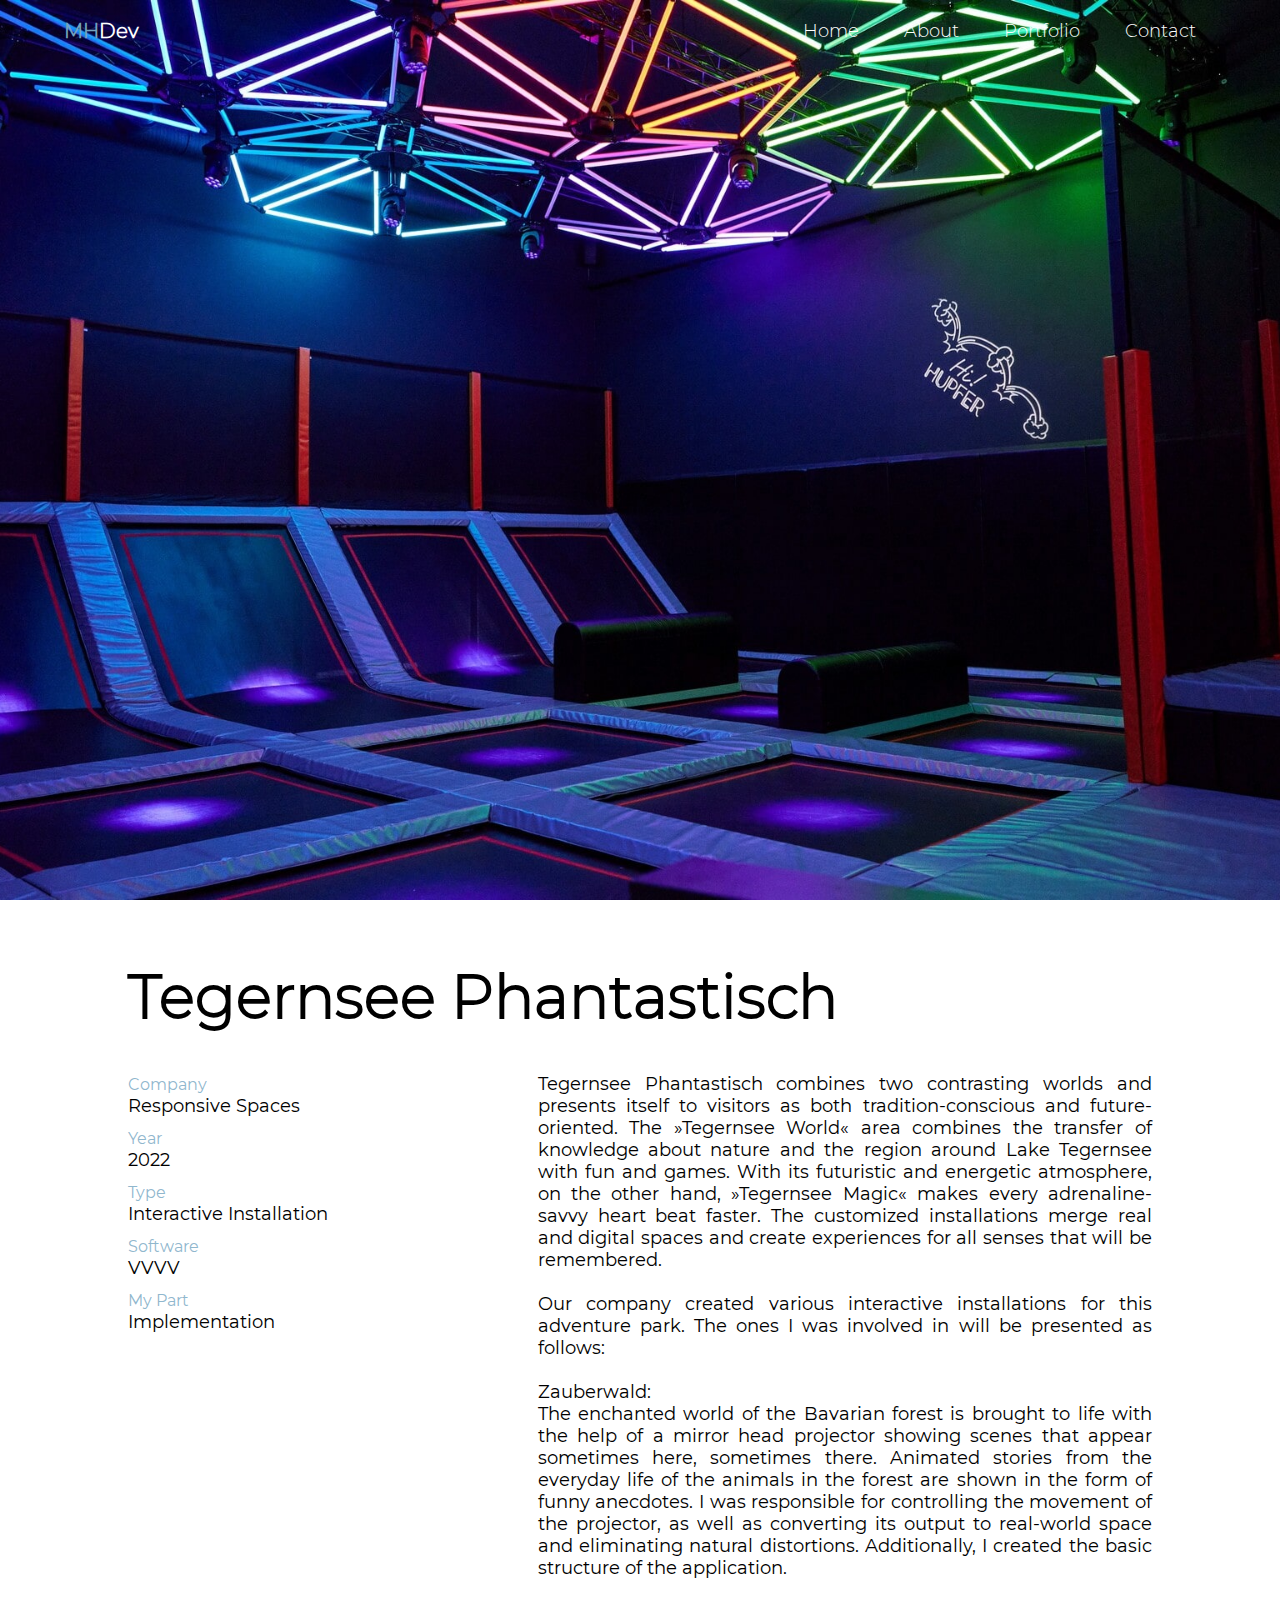
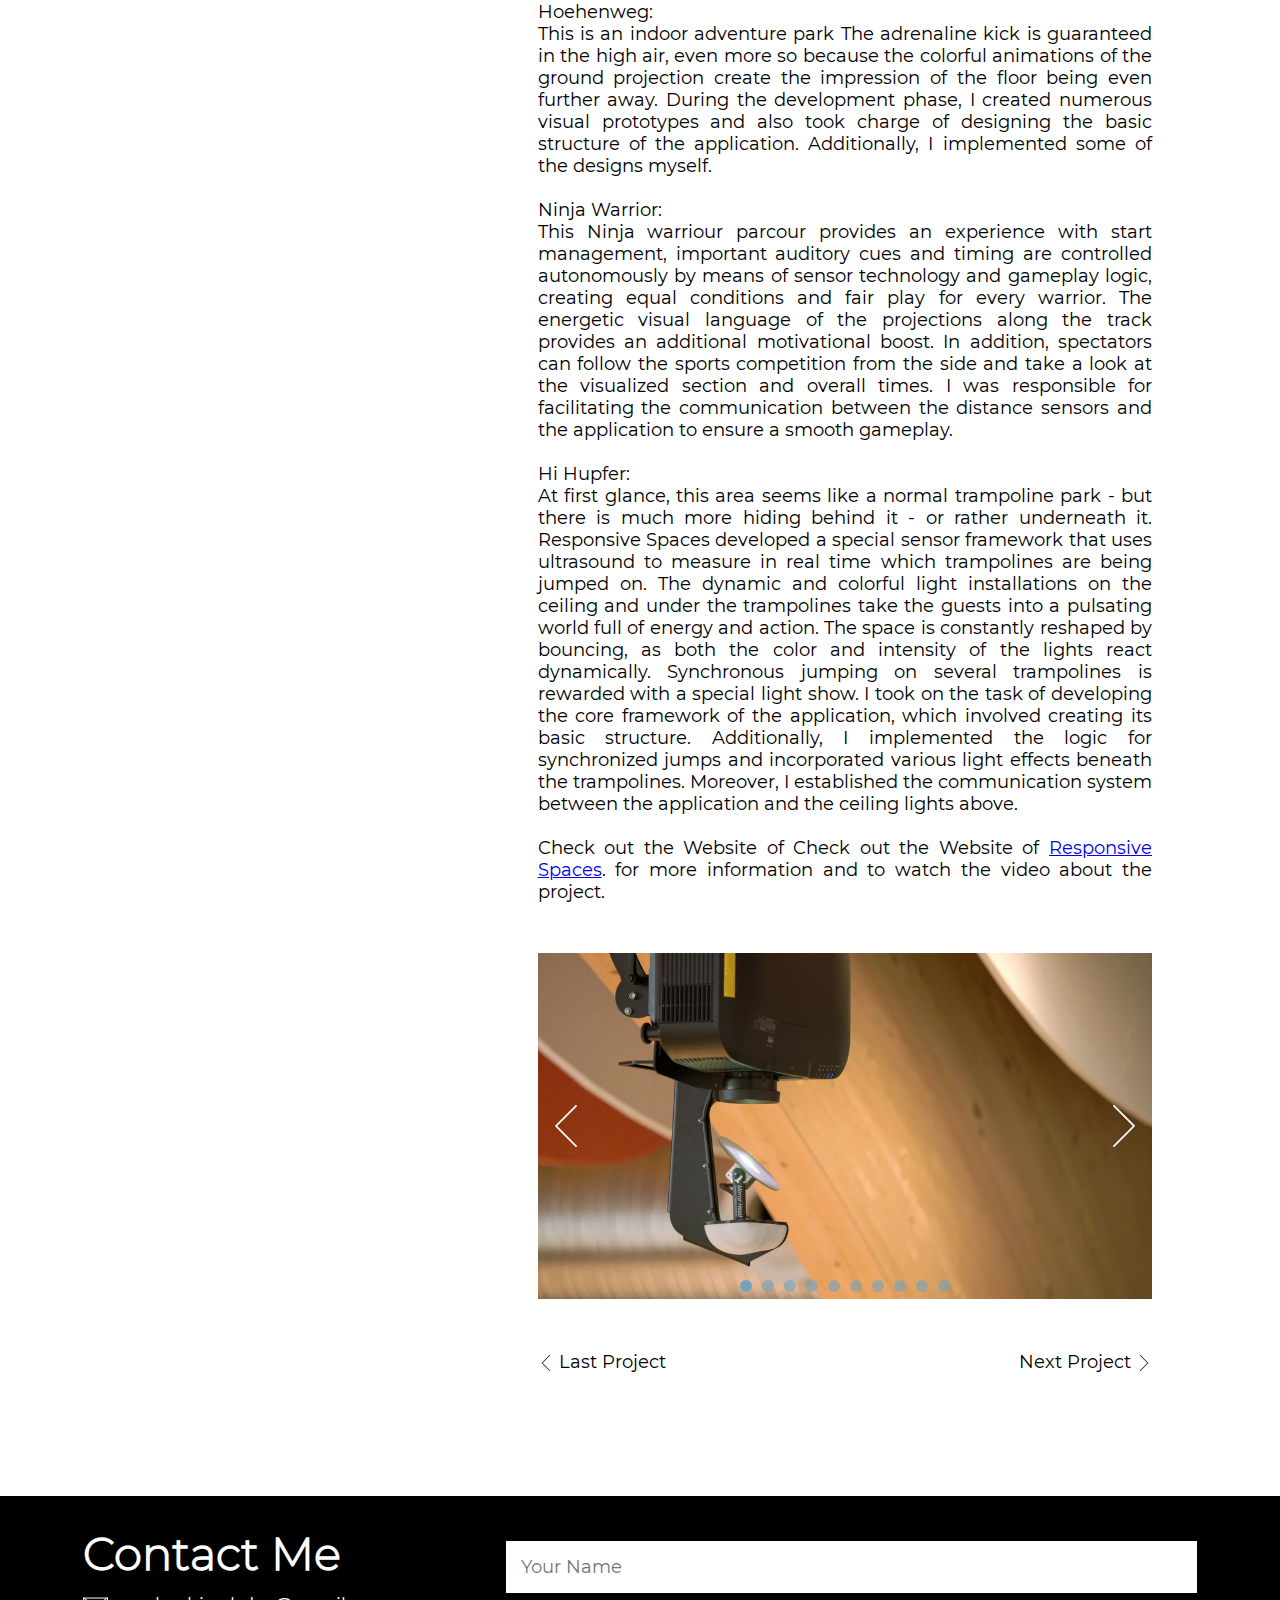
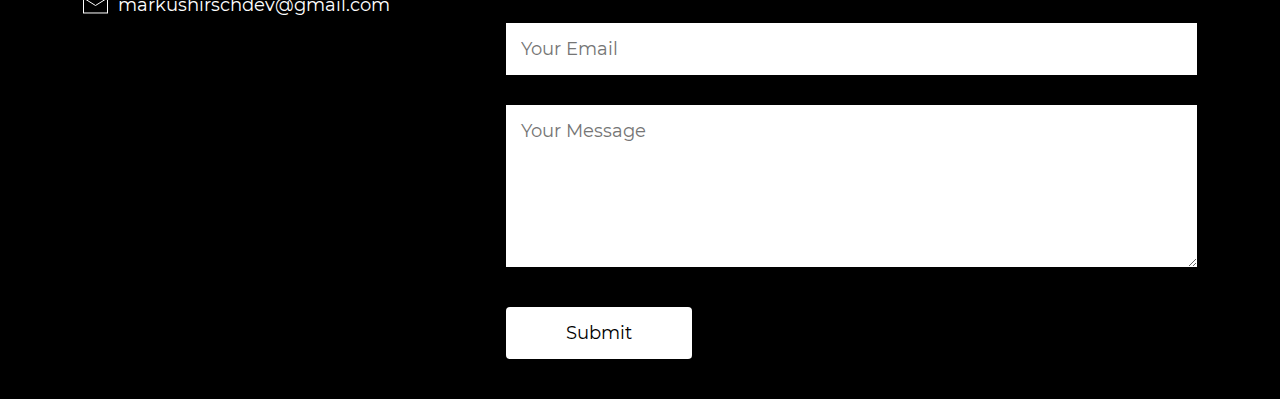
<file: tegernsee.html>
<!DOCTYPE html>
<html lang="en">
<head>
    <meta charset="UTF-8">
    <meta http-equiv="X-UA-Compatible" content="IE=edge">
    <meta name="viewport" content="width=device-width, initial-scale=1.0">
    <title>Tegernsee Phantastisch</title>
    <link rel="stylesheet" href="style.css">
    <link rel="stylesheet" href="projectstyle.css">
    <link rel="icon" href="svg/Logo.svg">
</head>
<body>
    <div class="header" style="background-image: url(projects/tegernsee/vorschau.jpg);">
        <div class="container">
            <nav>
                <a class="logo" href="index.html#header"><span>MH</span>Dev</a>
                <ul id = "sidemenu">
                    <li><a href="index.html#header">Home</a></li>
                    <li><a href="index.html#about">About</a></li>
                    <li><a href="index.html#Portfolio">Portfolio</a></li>
                    <li><a href="index.html#contact">Contact</a></li>
                    <img src="svg/close.svg" class="menu-icon" onclick="closemenu()" alt=""/>
                </ul>
                <img src="svg/menu.svg" class="menu-icon" onclick="openmenu()" alt="">
            </nav>
        </div>
    </div>
    <div id = "project">
        <div class="project-container">
            <h1 class="sub-title">Tegernsee Phantastisch</h1>
            <div class="project-content">
                <div class="project-row1">
                    <ul>
                        <li><span>Company</span><br>Responsive Spaces</li>
                        <li><span>Year</span><br>2022</li>
                        <li><span>Type</span><br>Interactive Installation<br></li>
                        <li><span>Software</span><br>VVVV</li>
                        <li><span>My Part</span><br>Implementation</li>
                    </ul>
                </div>
                <div class="project-row2">
                    <div class="project-row2-container">
                        </div>
                        <p> Tegernsee Phantastisch combines two contrasting worlds and presents itself to 
                            visitors as both tradition-conscious and future-oriented. The »Tegernsee World« 
                            area combines the transfer of knowledge about nature and the region around Lake 
                            Tegernsee with fun and games. With its 
                            futuristic and energetic atmosphere, on the other hand, »Tegernsee Magic« makes 
                            every adrenaline-savvy heart beat faster. The customized installations merge real 
                            and digital spaces and create experiences for all senses that will be remembered.
                            <br><br>
                            Our company created various interactive installations for this adventure
                            park. The ones I was involved in will be presented as follows:
                           <br><br>
                           Zauberwald: <br>
                           The enchanted world of the Bavarian forest is brought to life with 
                           the help of a mirror head projector showing scenes that appear 
                           sometimes here, sometimes there. Animated stories from the everyday 
                           life of the animals in the forest are shown in the form of funny 
                           anecdotes. I was responsible for controlling the movement of the 
                           projector, as well as converting its output to real-world space 
                           and eliminating natural distortions. Additionally, I created the 
                           basic structure of the application. 
                           <br><br>
                           Hoehenweg: <br>
                           This is an indoor adventure park The adrenaline kick is guaranteed in the high air, 
                           even more so because the colorful animations of the ground 
                           projection create the impression of the floor being even further away.
                           During the development phase, I created numerous visual prototypes and also took 
                           charge of designing the basic structure of the application. Additionally, I 
                           implemented some of the designs myself.
                           <br><br>
                           Ninja Warrior: <br>
                           This Ninja warriour parcour provides an experience with start management, 
                           important auditory cues and timing are controlled 
                           autonomously by means of sensor technology and gameplay logic, 
                           creating equal conditions and fair play for every warrior. 
                           The energetic visual language of the projections along the track 
                           provides an additional motivational boost. In addition, spectators 
                           can follow the sports competition from the side and take a look at 
                           the visualized section and overall times. I was responsible for 
                           facilitating the communication between the distance sensors and 
                           the application to ensure a smooth gameplay.
                           <br><br>
                           Hi Hupfer: <br>
                           At first glance, this area seems like a normal trampoline park - 
                           but there is much more hiding behind it - or rather underneath it. 
                           Responsive Spaces developed a special sensor framework that uses 
                           ultrasound to measure in real time which trampolines are being jumped 
                           on. The dynamic and colorful light installations on the ceiling and 
                           under the trampolines take the guests into a pulsating world full 
                           of energy and action. The space is constantly reshaped by bouncing, 
                           as both the color and intensity of the lights react dynamically. 
                           Synchronous jumping on several trampolines is rewarded with a 
                           special light show. I took on the task of developing the core 
                           framework of the application, which involved creating its basic 
                           structure. Additionally, I implemented the logic for synchronized 
                           jumps and incorporated various light effects beneath the trampolines. 
                           Moreover, I established the communication system between the 
                           application and the ceiling lights above.
                           <br><br>
                           Check out the Website of Check out the Website of 
                           <a href="https://www.re-spaces.com/showroom/tegernsee-phantastisch">Responsive Spaces</a>.
                            for more information and to watch the video about the project. 
                            </p>
                            <div class="project-slideshow">
                                <img class="slide fade" src="projects/tegernsee/1.jpg" alt="" style="width: 100%;">
                                <img class="slide fade" src="projects/tegernsee/2.jpg" alt="" style="width: 100%;">
                                <img class="slide fade" src="projects/tegernsee/3.jpg" alt="" style="width: 100%;">
                                <img class="slide fade" src="projects/tegernsee/4.jpg" alt="" style="width: 100%;">
                                <img class="slide fade" src="projects/tegernsee/5.jpg" alt="" style="width: 100%;">
                                <img class="slide fade" src="projects/tegernsee/6.jpg" alt="" style="width: 100%;">
                                <img class="slide fade" src="projects/tegernsee/7.jpg" alt="" style="width: 100%;">
                                <img class="slide fade" src="projects/tegernsee/8.jpg" alt="" style="width: 100%;">
                                <img class="slide fade" src="projects/tegernsee/9.jpg" alt="" style="width: 100%;">
                                <img class="slide fade" src="projects/tegernsee/10.jpg" alt="" style="width: 100%;">
                                <img src="svg/chevron-left.svg"  onclick="plusSlides(-1)" class="slide-button left" alt="">
                                <img src="svg/chevron-right.svg" onclick="plusSlides(1)" class="slide-button right" alt="">
                                <div class="dot-container">
                                    <span class="dot" onclick="showspecificSlide(1)"></span> 
                                    <span class="dot" onclick="showspecificSlide(2)"></span> 
                                    <span class="dot" onclick="showspecificSlide(3)"></span>
                                    <span class="dot" onclick="showspecificSlide(4)"></span>
                                    <span class="dot" onclick="showspecificSlide(5)"></span>
                                    <span class="dot" onclick="showspecificSlide(6)"></span>
                                    <span class="dot" onclick="showspecificSlide(7)"></span>
                                    <span class="dot" onclick="showspecificSlide(8)"></span>
                                    <span class="dot" onclick="showspecificSlide(9)"></span>
                                    <span class="dot" onclick="showspecificSlide(10)"></span>
                                </div>  
                            </div>
                        <div class="change-project-wrapper">
                            <a class="change-project" href="squatanalyzer.html">
                                <div class="change-project-container last">
                                    <img src="svg/chevron-left.svg" class="change-project-button" alt="">
                                </div>
                                <p>Last Project</p>
                            </a> 
                            <a class="change-project" href="turtlegame.html">
                                <p>Next Project</p>
                                <div class="change-project-container next">
                                    <img src="svg/chevron-right.svg" class="change-project-button" alt="">
                                </div>
                            </a> 
                        </div>
                    </div>
                </div>
            </div>
        </div>

        <!----------contact-------------->
        <div id="contact">
            <div class="contactcontainer">
                <div class="row">
                    <div class="contact-left">
                        <h1 class="sub-title">Contact Me</h1>
                        <div class="email">
                            <div class="email-icon-container">
                                <img src="svg/email.svg" class="email-icon" alt="">
                            </div>
                            <p id="emailtext">markushirschdev@gmail.com</p>
                        </div> 
                    </div>
                    <div class="contact-right">
                        <form name="submit-to-google-sheet">
                            <input type="text" name="Name" placeholder="Your Name" required>
                            <input type="email" name="Email" placeholder="Your Email" required>
                            <textarea name="Message" rows="6" placeholder="Your Message"></textarea>
                            <button type ="submit" class="btn">Submit</button>
                        </form>
                    </div>
                </div>
            </div>
        </div>
    
    </div>

    <script src="slideshow.js"></script>
    <script src="changetabs.js"></script>
    <script src="contact-form-api"></script>

</body>
</html>
</file>
<file: style.css>
*{
    margin: 0;
    padding: 0;
    box-sizing: border-box;
}

/** Montserrat Medium **/
@font-face {
    font-family: "Montserrat-Light";
    font-weight: 300;
    font-style: normal;
    src: url(font/Montserrat-Light.woff2) format("woff2"),
         url(font/Montserrat-Light.woff) format("woff");
}

@font-face {
    font-family: "Montserrat-Regular";
    font-weight: 400;
    font-style: normal;
    src: url(font/Montserrat-Regular.woff2) format("woff2"),
         url(font/Montserrat-Regular.woff) format("woff");
}

html{
    scroll-behavior: smooth;
    font-family: 'Montserrat-Light';
    font-weight: 400;
}


body {
    background-color: white;
    color: black;
    font-size: 18px;
    font-weight: 400;
    animation: fadeInAnimation ease 0.5s;
    animation-iteration-count: 1;
    animation-fill-mode: forwards;
}
@keyframes fadeInAnimation {
    0% {
        opacity: 0;
    }
    100% {
        opacity: 1;
    }
}

p {
    font-family: 'Montserrat-Regular';
}



.header{
    max-width: 100%;
    height: 100vh;
    background-size: cover;
    background-position: center;
}

#main-header{
    background-image: url(data/standard.jpg);
}


.container{
    padding: 10px 5%;
}

nav{
    display: flex;
    align-items: center;
    justify-content: space-between;
    flex-wrap: flex;
}


.logo{
    color: #fff;
    font-size: 20px;
    font-weight: 600;
    text-decoration: none;
    cursor: pointer;
}

.logo span{
    color: rgba(114,164,191,1)
}


nav ul li{
    display: inline-block;
    list-style: none;
    margin: 10px 20px;
}

nav ul li a{
    color: #fff;
    text-decoration: none;
    position: relative;
}

nav ul li a::after{
    content: '';
    width: 0;
    height: 3px;
    background: rgba(114,164,191,0.8);
    position: absolute;
    left: 0;
    bottom: -6px;
    transition: 0.1s;
}

nav ul li a:hover::after{
    width: 100%;
}

.header-text{
    margin-top: 70vh;
    font-size: 26px;
}

.header-text h1{
    color: white;
    font-size: 54px;
    margin-top: 20px;
    font-weight: 500;
}

.header-text h1 span{
    color: rgba(114,164,191,0.8);
}

.header-text p{
    color: rgba(114,164,191,1);
}


/*about*/


#about{
    padding-top: 40px;
    padding-bottom: 80px;
    color: black;
}

.aboutcontainer{
    padding: 10px 9%;
}

.row{
    display: flex;
    justify-content: space-evenly;
    flex-wrap: wrap;
}

.about-col-1{
    flex-basis: 48%;
}

.about-col-1 img{
    width: 90%;
    border-radius: 0px;
}

.about-col-2{
    flex-basis: 38%;
    height: 50%;
}

.sub-title{
    font-size: 60px;
    font-weight: 600;
    color: black;
    margin-bottom: 10px;
}

.about-col-2 p{
    text-align: justify;
}



.tab-titles{
    display: flex;
    margin: 20px 0 35px;
}

.tab-links{
    font-family: 'Montserrat-Light';  
    margin-right: 50px;
    font-weight: 600;
    cursor: pointer;
    position: relative;
    font-size: 20px;
}

.tab-links::after{
    content: '';
    width: 0;
    height: 3px;
    background: rgba(114,164,191,1);
    position: absolute;
    left: 0;
    bottom: -8px;
    transition: 0.5s;
}

.tab-links.active-link::after{
    width: 50%;
}

.tab-contents ul li{
    font-family: 'Montserrat-Regular';  
    list-style: none;
    margin: 13px 0;
}

.tab-contents ul li span.date{
    font-family: 'Montserrat-Regular';  
    color:rgba(114,164,191,0.8);
    font-size: 16px;
}

.tab-contents ul li span.headline{
    font-family: 'Montserrat-Light';  
    font-weight: 600;
}

.tab-contents ul li span.break-headline{
    display: block;
    margin-top: 4px;
}

.tab-contents ul li span.break-text{
    display: block;
    margin-top: 3px;
}

.tab-contents ul li span.break-points{
    display: block;
    margin-top: 2px;
}

.tab-contents ul li span.headline-texts{
    display: block;
    margin-top: 1px;
}

.tab-contents ul li span.list-circle{
    vertical-align: middle;
    font-size: 9px;
}




.tab-contents{
    display: none;
}

.tab-contents.active-tab{
    display: block;   
}


/* Container for skill bars */
  
  .skills {
    text-align: right; /* Right-align text */
    padding-top: 7px; /* Add top padding */
    padding-bottom: 7px; /* Add bottom padding */
    color: white; /* White text color */
    margin-bottom: 10px;
    margin-top: 2px;
    background-color: rgba(114,164,191,0.8);
    border-radius: 3px;
  }
  
  .vvvv {width: 73%;} 
  .unity {width: 65%;} 
  .arduino {width: 55%;} 
  .python {width: 50%;} 
  .adobe {width: 40%;}


/*-----portfolio---------*/

#portfolio{
    padding: 50px 0;
}

.portfoliocontainer{
    padding: 0px 8%;
}

.work-list{
    display: grid;
    grid-template-columns: repeat(auto-fit, minmax(30%, 1fr));
    grid-gap: 80px;
    margin-top: 40px;
}

.work{
    border-radius: 0px;
    position: relative;
    overflow: hidden;
}

.work img{
    width: 100%;
    border-radius: 0px;
    display: block;
    transition: 0.5s;
}

.layer{
    color: rgba(0, 0, 0, 0);
    width: 100%;
    height: 100%;
    background: rgba(0,0,0,0);
    border-radius: 00px;
    position: absolute;
    left: 0;
    bottom: 0;
    overflow: hidden;
    display: flex;
    justify-content: center;
    flex-direction: column;
    padding: 0 40px;
    align-items: center;
    padding: 20px 40px;
    transition: 0.5s;
}

.layer h2{
    font-weight: 600;
    margin-bottom: 2px;
}

.work:hover img{
    transform: scale(1.1);
}

.work:hover .layer{
    background: rgba(114,164,191,0.8);
    color:white;
}


/* -----------contact---------- */


.contactcontainer {
    margin-top: 100px;
    background: black;
    color: white;
}

.contactcontainer .sub-title{
    color: white;
    font-size: 45px;
}

.row{
    padding: 10px 5%;
    padding-top: 30px;
}


.contact-left{
    flex-basis: 35%;
}

.contact-right{
    flex-basis: 60%;
}

.email {
    padding-top: 2px;
    margin-bottom: 35px;
    display: flex;
}


.email-icon-container{
    display: inline-block;
    height: 100%;
    vertical-align: middle;
}

.email-icon {
    vertical-align: middle;
    filter: invert(100%);
    margin-right: 10px;
    width: 25px;
    height: 25px;
}


#emailtext{
    line-height: 25px;
}

.btn{
    text-decoration: none;
    padding: 15px 30px;
    font-size: 18px;
    margin-top: 50px;
    margin-bottom: 30px;
    display: inline-block;
    background: white;
    color: black;
    border-radius: 4px;
}

.contact-right form{
    width: 100%;
}

form input, form textarea{
    font-family: 'Montserrat-Regular';
    width: 100%;
    border: 0;
    outline: none;
    background: white;
    padding: 15px;
    margin: 15px 0;
    color: black;
    font-size: 18px;
    border: 6px;
}

form .btn{
    font-family: 'Montserrat-Regular';
    border: none;
    padding: 15px 60px;
    margin-top: 20px;
    cursor: pointer;
}


/*beide Buttons*/

.menu-icon{
    filter: invert(100%);
    display: none;
}


/*----------css für zwischendrin---------------------*/
@media only screen and (max-width: 1150px) and (min-width: 900px)  {
    
    body{
        font-size: 17px;
    }

    .aboutcontainer{
        padding: 10px 0%;
    }

    .portfoliocontainer{
        padding: 0px 9%;
    }

    .work-list{
        grid-template-columns: repeat(auto-fit, minmax(27%px, 1fr));
    }

    .tab-titles{
        margin: 20px 0 25px;
    }

    .tab-links{
        font-size: 19px;
    }


    .tab-contents ul li span.date{
        font-size: 15px;
    }

}


/*----------css für zwischendrin---------------------*/
@media only screen and (max-width: 900px) and (min-width: 600px)  {

    body{
        font-size: 17px;
    }

    #main-header{
        background-image: url(data/tablet.jpg);
    }



    .header-text{
        font-size: 26px;
        margin-top: 75vh;
    }

    .header-text h1{
        font-size: 45px;
    }

    
    nav ul li{
        margin: 10px 12px;
    }


    .sub-title{
        font-size: 45px;
    }


    .aboutcontainer{
        padding: 10px 25%;
    }

    .about-col-1 {
        flex-basis: 100%;
        margin-bottom: 30px;
    }

    .about-col-2{
        flex-basis: 100%;
    }

    .tab-titles{
        margin: 20px 0 30px;
    }

    .tab-links{
        font-size: 18px;
    }



    .tab-contents ul li span.date{
        font-size: 14x;
    }

    .about-col-1 img{
        width: 400px;
    }

    .portfoliocontainer{
        padding: 0px 8%;
    }

    .work-list{
        grid-template-columns: repeat(auto-fit, minmax(60%, 1fr));
        grid-gap: 50px;
    }


    .contact-left{
        flex-basis: 100%;
    }

    .contact-right{
        flex-basis: 100%;
    }

    .contactcontainer .sub-title{
        font-size: 36px;
    }

    .email-icon {
        width: 23px;
        height: 23px;
    }
     
    #emailtext{
        line-height: 23px;
    }

    form input, form textarea{
        padding: 14px;
        margin: 14px 0;
        font-size: 16px;
        border: 6px;
    }

    .btn{
        padding: 14px 25px;
        font-size: 16px;
    }
    
    form .btn{
        padding: 14px 50px;
        margin-top: 20px;
    }

}


/*-----------css for phones-------------- */
@media only screen and (max-width: 600px){

    body{
        font-size: 15px;
    }

    .container{
        padding: 0px 5%;
    }
    
    .header{
        padding-top: 10px;
    }

    #main-header{
        background-image: url(data/phone.jpg);
    }

    .header-text{
        font-size: 16px;
        margin-top: 76vh;
    }

    .header-text h1{
        font-size: 30px;
    }

    nav .menu-icon{
        display: block;
        width: 25px;
        height: 25px;
        left: 0;
        z-index: 0;
    }

    
    nav ul{
        background: rgba(114,164,191,1);
        position: fixed;
        top: 0;
        right: -200px;
        width: 100px;
        height: 100vh;
        padding-top: 50px;
        z-index: 2;
        transition: right 0.5s;
    }

    nav ul li {
        display: block;
        margin: 20px;
    }

    nav ul .menu-icon {
        position: absolute;
        top: 20px;
        left: 20px;
        cursor: pointer;   
    }

    .sub-title{
        font-size: 30px;
    }
    
    .about-col-1, .about-col-2{
        flex-basis: 100%;
    }

    .about-col-1{
        margin-bottom: 30px;
    }
    

    .about-col-1 img{
        width: 100%;
    }


    .tab-contents ul li span.date{
        font-size: 13px;
    }

    .tab-titles{
        margin: 20px 0 28px;
    }


    .tab-links{
        font-size: 16px;
        margin-right: 20px;
    }


    .portfoliocontainer{
        padding: 0px 5%;
    }

    .layer{
        color:white;
        justify-content: flex-end;
    }


    .work-list{
        grid-template-columns: repeat(auto-fit, minmax(100%, 1fr));
        grid-gap: 40px;
        margin-top: 50px;
    }


    
    .contact-left{
        flex-basis: 100%;
    }

    .contact-right{
        flex-basis: 100%;
    }


    .contactcontainer .sub-title{
        font-size: 30px;
    }

    .email-icon {
        width: 22px;
        height: 22px;
    }
     
    #emailtext{
        line-height: 22px;
    }

    form input, form textarea{
        padding: 13px;
        margin: 13px 0;
        font-size: 15px;
        border: 6px;
    }

    .btn{
        padding: 13px 25px;
        font-size: 15px;
    }
    
    form .btn{
        padding: 13px 50px;
        margin-top: 20px;
    }



}
</file>
<file: projectstyle.css>
.project-container{
    padding: 10px 10%;
    margin-top: 40px;
}


.project-container .sub-title{
    margin-top: 10px;
    margin-bottom: 30px;
}


.project-content{
    display: flex;
    justify-content: space-between;
    flex-wrap: wrap;
}

.project-row1{
    flex-basis: 25%;
    font-family: 'Montserrat-Regular'; 
}

.project-row2{
    margin: 10px 0;
    flex-basis: 60%;
    margin-left: 30px;
}

.project-row2-container{
    width: 100%;
}




#video {
    width: 100%;
    margin-bottom: 50px;
}

video::-webkit-media-controls {
    visibility: hidden;
}

video::-webkit-media-controls-enclosure {
    visibility: visible;
}

.project-slideshow{
    margin: 50px 0;
    position: relative;
}

.slide{
    display: none;
    justify-content: center;
}

.project-slideshow .slide{
    width: 100%;
    height: auto;
}

.project-slideshow .slide-button{
    margin: -21px 7px;
    top: 50%;
    position: absolute;
    width: 42px;
    height: 42px;
    filter: invert(100%);
    cursor: pointer;
}


.project-slideshow .slide-button.right{
    right: 0%;
}

/* Fading animation */
.fade {
    animation-name: fade;
    animation-duration: 1.0s;
  }
  
  @keyframes fade {
    from {opacity: 0.8} 
    to {opacity: 1}
}

.dot-container{
    bottom: 2%; 
    position: absolute;
    width: 100%;
    display: flex;
    justify-content: center;
}

.dot {
    margin: 0 5px;
    cursor: pointer;
    height: 12px;
    width: 12px;
    background-color: rgba(114,164,191,0.6);
    border-radius: 50%;
    display: inline-block;
    transition: background-color 0.6s ease;
  }

  .active, .dot:hover {
    background-color: rgba(114,164,191,1.0);
  }




.project-content .sub-title{
    margin-bottom: 30px;
}


.project-content ul li{
    list-style: none;
    margin: 10px 0;
}

.project-content ul li span{
    color:rgba(114,164,191,0.8);
    font-size: 16px;
}

.project-content p{
    text-align: justify;
}

.change-project-wrapper{
    display: flex;
    justify-content: space-between;
}

.change-project{
    text-decoration: none;
    color: black; 
    display: flex;
    float: right;
    margin-top: 5px;
    cursor: pointer;
    vertical-align: baseline;
}



.change-project-container{
    display: inline-block;
    height: 100%;
}

.change-project-container.next{
    margin-left: 5px;
}

.change-project-container.last{
    margin-right: 5px;
}

.change-project-button{
    height: 16px;
    width: 16px;
}

.change-project p{
    line-height: 16px;
    vertical-align: middle;
}




/*----------css für zwischendrin---------------------*/
@media only screen and (max-width: 900px)  {

    .project-row1{
        flex-basis: 100%;
        margin-bottom: 30px;
    }

    .project-row2{
        flex-basis: 100%;
        margin-left: 0px;
    }


    .change-project-button{
        height: 16px;
        width: 16px;
    }


    .change-project-button{
        height: 16px;
        width: 16px;
    }

    .project-slideshow .slide-button{
        margin: -18px 7px;
        width: 36px;
        height: 36px;
    }
    

}

@media only screen and (max-width: 600px)  {

    .dot{
        width: 10px;
        height: 10px;
        margin: 0 4px;
    }

    .project-container{
        padding: 10px 5%;
    }

    .change-project-button{
        height: 14px;
        width: 14px;
    }

    .project-slideshow .slide-button{
        margin: -15px 7px;
        width: 30px;
        height: 30px;
    }

}
</file>
